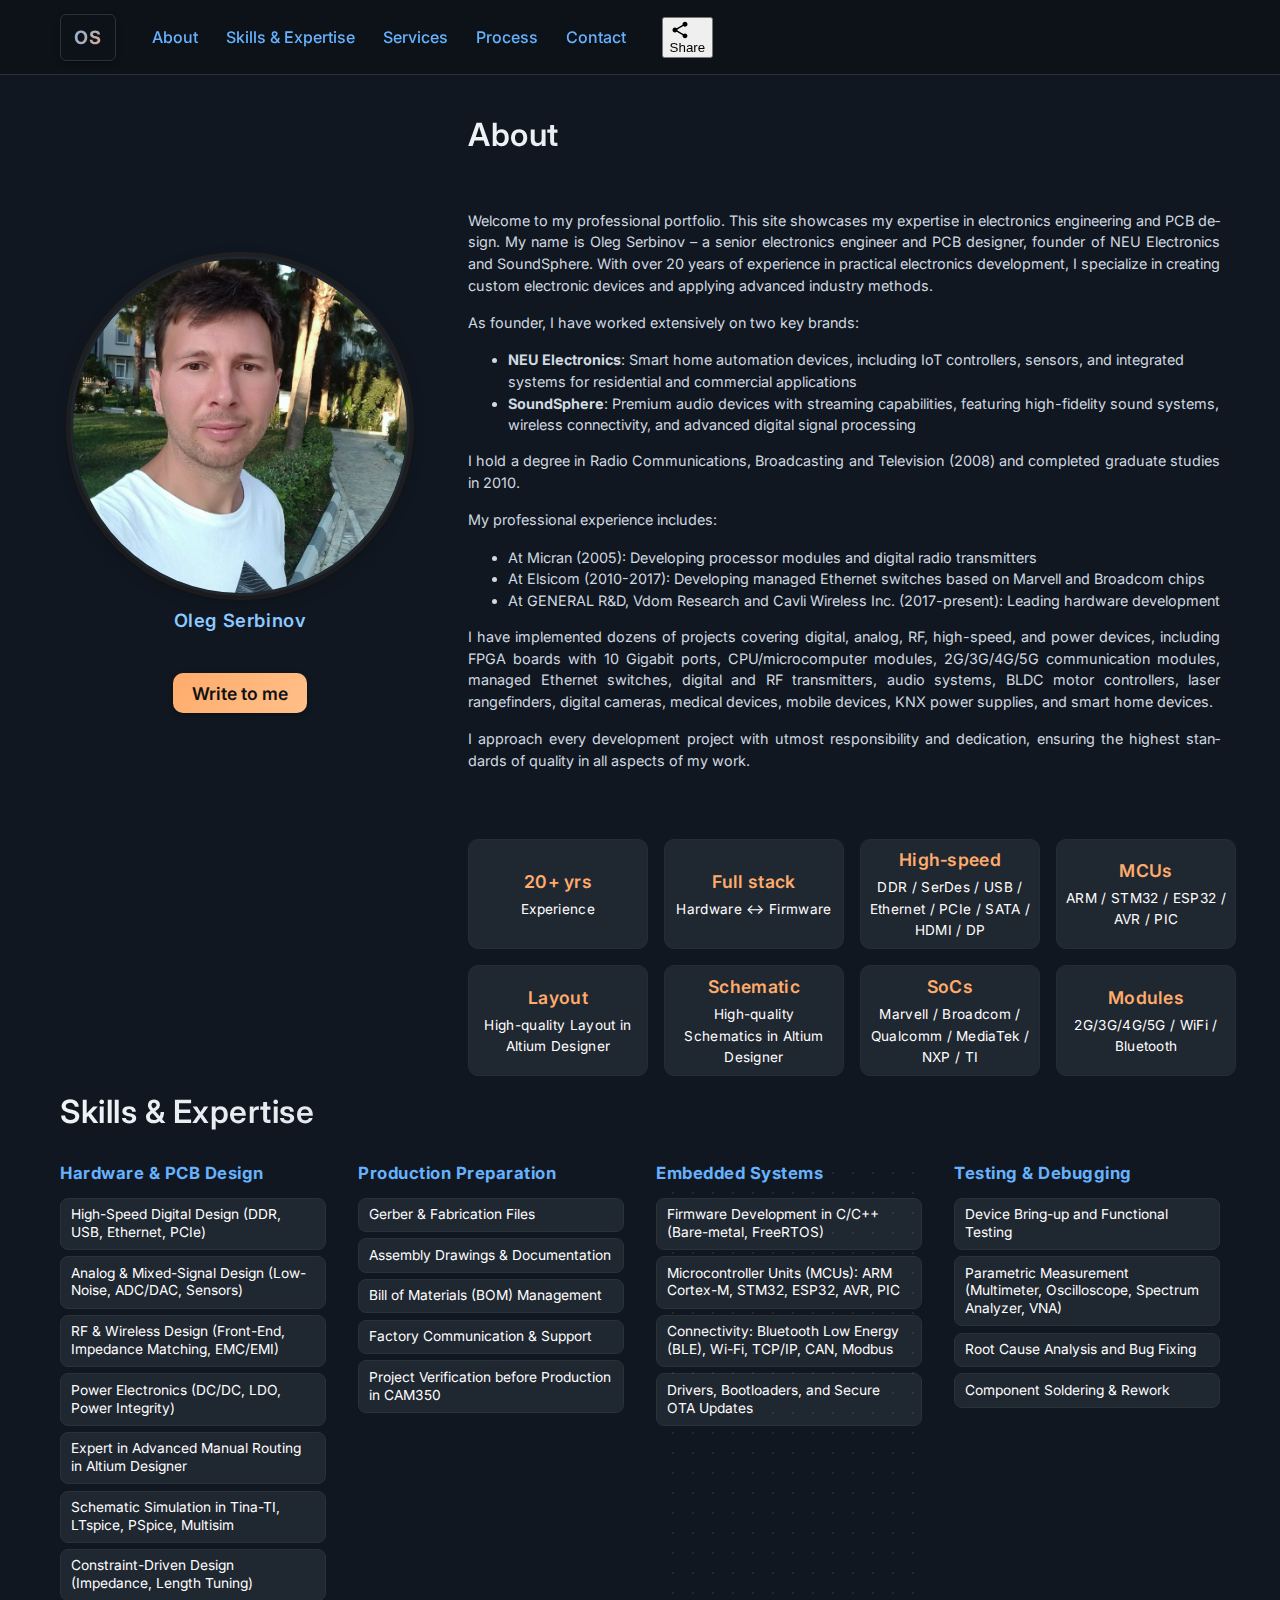
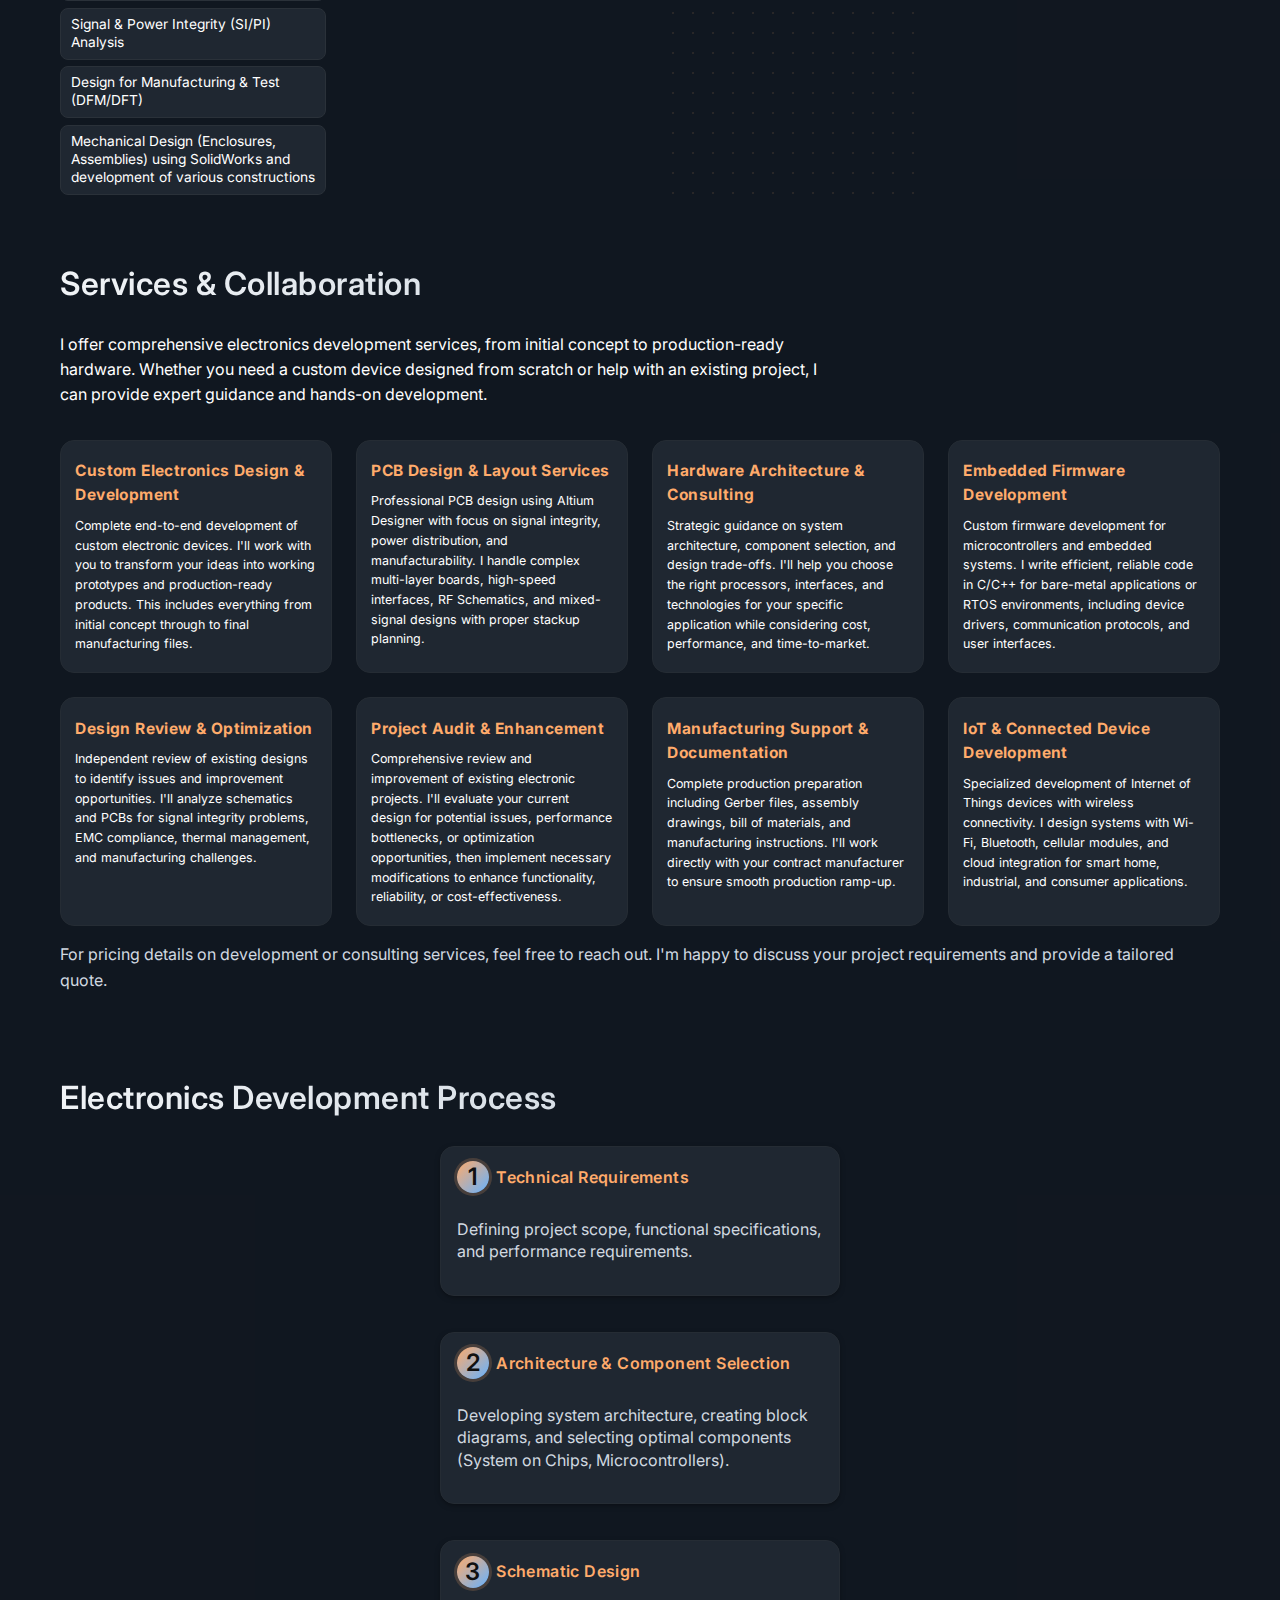
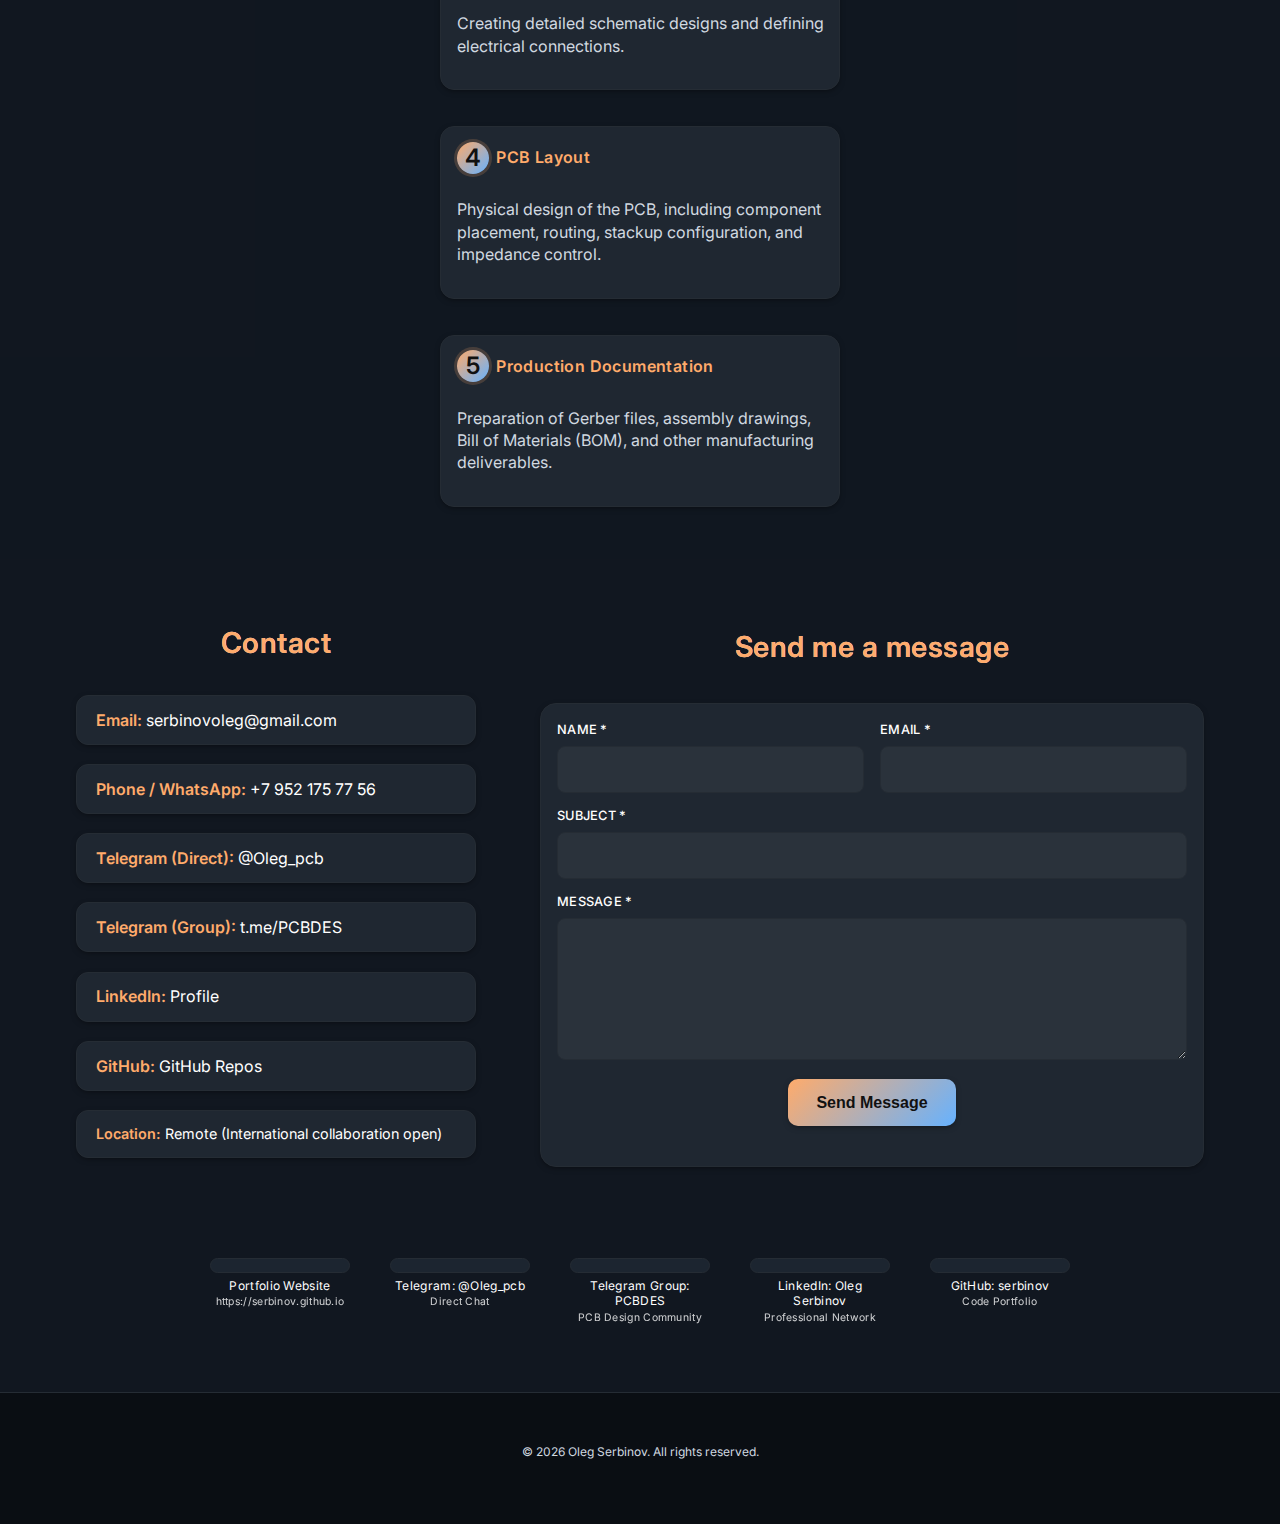
<file: docs/index.html>
<!DOCTYPE html>
<html lang="en">
<head>
  <meta charset="UTF-8" />
  <meta http-equiv="X-UA-Compatible" content="IE=edge" />
  <meta name="viewport" content="width=device-width,initial-scale=1" />
  <title>Senior Hardware Engineer & PCB Designer | Oleg Serbinov | Custom Electronics Development</title>
  <meta name="description" content="Senior Hardware Engineer & PCB Designer (Founder, NEU Electronics & SoundSphere) with 20+ years in digital, analog, high-speed, RF, power, embedded systems. Expert in smart home automation and premium audio devices with streaming capabilities." />
  <meta name="keywords" content="custom electronics development, bespoke electronics design, PCB design, PCB layout, hardware development, hardware design, electronic hardware engineering, turnkey electronics, digital hardware design, high-speed PCB, signal integrity, EMC EMI mitigation, analog Schematic design, RF front-end, embedded firmware, power electronics, smart home automation, IoT devices, premium audio systems, streaming audio, wireless connectivity, digital signal processing" />
  <meta name="theme-color" content="#0d1117" />
  <meta property="og:title" content="Senior Hardware Engineer & PCB Designer | Oleg Serbinov | Custom Electronics" />
  <meta property="og:description" content="Founder NEU Electronics & SoundSphere – 20+ yrs digital, analog, high-speed, RF, power, embedded, manufacturing documentation. Expert in smart home automation and premium audio streaming devices." />
  <meta property="og:type" content="website" />
  <meta property="og:url" content="https://serbinov.github.io/" />
  <meta property="og:image" content="https://serbinov.github.io/assets/og-card.png" />
  <link rel="preconnect" href="https://fonts.googleapis.com" />
  <link rel="preconnect" href="https://fonts.gstatic.com" crossorigin />
  <link href="https://fonts.googleapis.com/css2?family=Inter:wght@300;400;500;600;700&display=swap" rel="stylesheet" />
  <link rel="stylesheet" href="assets/css/style.css" />
  <link rel="icon" type="image/svg+xml" href="assets/favicon.svg" />
  <script type="application/ld+json">
  {
    "@context": "https://schema.org",
    "@type": "Person",
    "name": "Oleg Serbinov",
    "url": "https://serbinov.github.io/",
    "jobTitle": "Senior Hardware Engineer | PCB Designer",
  "description": "Founder NEU Electronics. 20+ years across digital, analog, high-speed, RF, power, embedded firmware, compliance, manufacturing documentation and full product lifecycle. Custom electronics development, bespoke electronics design, PCB design, hardware development, electronic hardware engineering, turnkey electronics.",
    "affiliation": {"@type":"Organization","name":"NEU Electronics"},
    "sameAs": [
      "https://www.linkedin.com/in/oleg-serbinov-8439b8107/",
      "https://github.com/serbinov"
    ],
    "knowsAbout": [
      "Digital hardware design","High-speed PCB","Signal integrity","EMC/EMI mitigation","Analog Schematic design","RF front-end","Embedded firmware","Power electronics","DFM/DFT","Root cause analysis","Manufacturing documentation","Custom electronics development","Bespoke electronics design","PCB design","PCB layout","Hardware development","Hardware design","Electronic hardware engineering","Turnkey electronics","Smart home automation","IoT devices","Premium audio systems","Streaming audio","Wireless connectivity","Digital signal processing","Mobile devices","Mobile hardware design","Mobile electronics"
    ]
  }
  </script>
</head>
<body>
  <div class="lang-content" lang="en">
    <header class="site-header" id="top">
      <div class="inner">
        <a href="#top" class="branding">OS</a>
        <nav class="main-nav" aria-label="Main">
          <button class="nav-toggle" aria-expanded="false" aria-controls="nav-links">☰</button>
          <ul id="nav-links">
            <li><a href="#about">About</a></li>
            <li><a href="#skills-expertise">Skills & Expertise</a></li>
            <li><a href="#services">Services</a></li>
            <li><a href="#process">Process</a></li>
            <li><a href="#contact">Contact</a></li>
          </ul>
        </nav>
        <button class="share-btn" id="shareBtn" aria-label="Share this website">
          <svg width="20" height="20" viewBox="0 0 24 24" fill="none" xmlns="http://www.w3.org/2000/svg">
            <path d="M18 16.08c-.76 0-1.44.3-1.96.77L8.91 12.7c.05-.23.09-.46.09-.7s-.04-.47-.09-.7l7.05-4.11c.54.5 1.25.81 2.04.81 1.66 0 3-1.34 3-3s-1.34-3-3-3-3 1.34-3 3c0 .24.04.47.09.7L8.04 9.81C7.5 9.31 6.79 9 6 9c-1.66 0-3 1.34-3 3s1.34 3 3 3c.79 0 1.5-.31 2.04-.81l7.12 4.16c-.05.21-.08.43-.08.65 0 1.61 1.31 2.92 2.92 2.92 1.61 0 2.92-1.31 2.92-2.92s-1.31-2.92-2.92-2.92z" fill="currentColor"/>
          </svg>
          Share
        </button>
        
      </div>
    </header>

    <section id="about" class="panel about-section reveal reveal-about">
      <div class="inner about-grid">
        <div class="about-photo">
          <figure class="profile">
            <img src="assets/img/profile/profile-placeholder.svg.png" alt="Oleg Serbinov" width="420" height="420" loading="lazy" />
            <figcaption class="profile-name">Oleg Serbinov</figcaption>
            <p class="profile-contact-link"><a href="#contact" class="magnetic">Write to me</a></p>
          </figure>
        </div>
        <div class="about-content">
          <h2>About</h2>
          <div class="about-headline">
            <p>Welcome to my professional portfolio. This site showcases my expertise in electronics engineering and PCB design. My name is Oleg Serbinov – a senior electronics engineer and PCB designer, founder of NEU Electronics and SoundSphere. With over 20 years of experience in practical electronics development, I specialize in creating custom electronic devices and applying advanced industry methods.</p>
            <p>As founder, I have worked extensively on two key brands:</p>
            <ul>
              <li><strong>NEU Electronics</strong>: Smart home automation devices, including IoT controllers, sensors, and integrated systems for residential and commercial applications</li>
              <li><strong>SoundSphere</strong>: Premium audio devices with streaming capabilities, featuring high-fidelity sound systems, wireless connectivity, and advanced digital signal processing</li>
            </ul>
            <p>I hold a degree in Radio Communications, Broadcasting and Television (2008) and completed graduate studies in 2010.</p>
            <p>My professional experience includes:</p>
            <ul>
              <li>At Micran (2005): Developing processor modules and digital radio transmitters</li>
              <li>At Elsicom (2010-2017): Developing managed Ethernet switches based on Marvell and Broadcom chips</li>
              <li>At GENERAL R&D, Vdom Research and Cavli Wireless Inc. (2017-present): Leading hardware development</li>
            </ul>
            <p>I have implemented dozens of projects covering digital, analog, RF, high-speed, and power devices, including FPGA boards with 10 Gigabit ports, CPU/microcomputer modules, 2G/3G/4G/5G communication modules, managed Ethernet switches, digital and RF transmitters, audio systems, BLDC motor controllers, laser rangefinders, digital cameras, medical devices, mobile devices, KNX power supplies, and smart home devices.</p>
            <p>I approach every development project with utmost responsibility and dedication, ensuring the highest standards of quality in all aspects of my work.</p>
          </div>
          <ul class="metrics compact">
            <li class="reveal metric-hover"><span>20+ yrs</span> Experience</li>
            <li class="reveal metric-hover"><span>Full stack</span> Hardware ↔ Firmware</li>
            <li class="reveal metric-hover"><span>High‑speed</span> DDR / SerDes / USB / Ethernet / PCIe / SATA / HDMI / DP</li>
            <li class="reveal metric-hover"><span>MCUs</span> ARM / STM32 / ESP32 / AVR / PIC</li>
            <li class="reveal metric-hover"><span>Layout</span> High-quality Layout in Altium Designer</li>
            <li class="reveal metric-hover"><span>Schematic</span> High-quality Schematics in Altium Designer</li>
            <li class="reveal metric-hover"><span>SoCs</span> Marvell / Broadcom / Qualcomm / MediaTek / NXP / TI</li>
            <li class="reveal metric-hover"><span>Modules</span> 2G/3G/4G/5G / WiFi / Bluetooth</li>
          </ul>
        </div>
      </div>
    </section>
      
    <main>
      <section id="skills-expertise" class="panel reveal reveal-skills">
        <div class="inner">
          <h2>Skills & Expertise</h2>
          <div class="skill-groups">
            <div class="skill-group reveal wave">
              <h3>Hardware & PCB Design</h3>
              <ul>
                <li>High-Speed Digital Design (DDR, USB, Ethernet, PCIe)</li>
                <li>Analog & Mixed-Signal Design (Low-Noise, ADC/DAC, Sensors)</li>
                <li>RF & Wireless Design (Front-End, Impedance Matching, EMC/EMI)</li>
                <li>Power Electronics (DC/DC, LDO, Power Integrity)</li>
                <li>Expert in Advanced Manual Routing in Altium Designer</li>
                <li>Schematic Simulation in Tina-TI, LTspice, PSpice, Multisim</li>
                <li>Constraint-Driven Design (Impedance, Length Tuning)</li>
                <li>Signal & Power Integrity (SI/PI) Analysis</li>
                <li>Design for Manufacturing & Test (DFM/DFT)</li>
                <li>Mechanical Design (Enclosures, Assemblies) using SolidWorks and development of various constructions</li>
              </ul>
            </div>
            <div class="skill-group reveal">
              <h3>Production Preparation</h3>
              <ul>
                <li>Gerber & Fabrication Files</li>
                <li>Assembly Drawings & Documentation</li>
                <li>Bill of Materials (BOM) Management</li>
                <li>Factory Communication & Support</li>
                <li>Project Verification before Production in CAM350</li>
              </ul>
            </div>
            <div class="skill-group reveal particles">
              <h3>Embedded Systems</h3>
              <ul>
                <li>Firmware Development in C/C++ (Bare-metal, FreeRTOS)</li>
                <li>Microcontroller Units (MCUs): ARM Cortex-M, STM32, ESP32, AVR, PIC</li>
                <li>Connectivity: Bluetooth Low Energy (BLE), Wi-Fi, TCP/IP, CAN, Modbus</li>
                <li>Drivers, Bootloaders, and Secure OTA Updates</li>
              </ul>
            </div>
            <div class="skill-group reveal">
              <h3>Testing & Debugging</h3>
              <ul>
                <li>Device Bring-up and Functional Testing</li>
                <li>Parametric Measurement (Multimeter, Oscilloscope, Spectrum Analyzer, VNA)</li>
                <li>Root Cause Analysis and Bug Fixing</li>
                <li>Component Soldering & Rework</li>
              </ul>
            </div>
          </div>
        </div>
      </section>

      

      <section id="services" class="panel reveal reveal-services">
        <div class="inner">
          <h2>Services & Collaboration</h2>
          <p class="section-intro">I offer comprehensive electronics development services, from initial concept to production-ready hardware. Whether you need a custom device designed from scratch or help with an existing project, I can provide expert guidance and hands-on development.</p>
          <div class="service-list">
            <div class="service reveal tilt">
              <h3>Custom Electronics Design & Development</h3>
              <p>Complete end-to-end development of custom electronic devices. I'll work with you to transform your ideas into working prototypes and production-ready products. This includes everything from initial concept through to final manufacturing files.</p>
            </div>
            <div class="service reveal tilt">
              <h3>PCB Design & Layout Services</h3>
              <p>Professional PCB design using Altium Designer with focus on signal integrity, power distribution, and manufacturability. I handle complex multi-layer boards, high-speed interfaces, RF Schematics, and mixed-signal designs with proper stackup planning.</p>
            </div>
            <div class="service reveal tilt">
              <h3>Hardware Architecture & Consulting</h3>
              <p>Strategic guidance on system architecture, component selection, and design trade-offs. I'll help you choose the right processors, interfaces, and technologies for your specific application while considering cost, performance, and time-to-market.</p>
            </div>
            <div class="service reveal tilt">
              <h3>Embedded Firmware Development</h3>
              <p>Custom firmware development for microcontrollers and embedded systems. I write efficient, reliable code in C/C++ for bare-metal applications or RTOS environments, including device drivers, communication protocols, and user interfaces.</p>
            </div>
            <div class="service reveal tilt">
              <h3>Design Review & Optimization</h3>
              <p>Independent review of existing designs to identify issues and improvement opportunities. I'll analyze schematics and PCBs for signal integrity problems, EMC compliance, thermal management, and manufacturing challenges.</p>
            </div>
            <div class="service reveal tilt">
              <h3>Project Audit & Enhancement</h3>
              <p>Comprehensive review and improvement of existing electronic projects. I'll evaluate your current design for potential issues, performance bottlenecks, or optimization opportunities, then implement necessary modifications to enhance functionality, reliability, or cost-effectiveness.</p>
            </div>
            <div class="service reveal tilt">
              <h3>Manufacturing Support & Documentation</h3>
              <p>Complete production preparation including Gerber files, assembly drawings, bill of materials, and manufacturing instructions. I'll work directly with your contract manufacturer to ensure smooth production ramp-up.</p>
            </div>
            <div class="service reveal tilt">
              <h3>IoT & Connected Device Development</h3>
              <p>Specialized development of Internet of Things devices with wireless connectivity. I design systems with Wi-Fi, Bluetooth, cellular modules, and cloud integration for smart home, industrial, and consumer applications.</p>
            </div>
          </div>

          <p>For pricing details on development or consulting services, feel free to reach out. I'm happy to discuss your project requirements and provide a tailored quote.</p>

        </div>
      </section>

      <section id="process" class="panel alt reveal reveal-process">
        <div class="inner">
          <h2>Electronics Development Process</h2>
          
          <div class="process-flow" aria-label="Hardware development flow chart">
            <ol class="flow-rail">
              <li class="process-step reveal">
                <h3><span class="step-index">1</span>Technical Requirements</h3>
                
                <p>Defining project scope, functional specifications, and performance requirements.</p>
              </li>
              <li class="process-step reveal">
                <h3><span class="step-index">2</span>Architecture & Component Selection</h3>
                
                <p>Developing system architecture, creating block diagrams, and selecting optimal components (System on Chips, Microcontrollers).</p>
              </li>
              <li class="process-step reveal">
                <h3><span class="step-index">3</span>Schematic Design</h3>
                
                <p>Creating detailed schematic designs and defining electrical connections.</p>
              </li>
              <li class="process-step reveal">
                <h3><span class="step-index">4</span>PCB Layout</h3>
                
                <p>Physical design of the PCB, including component placement, routing, stackup configuration, and impedance control.</p>
              </li>
              <li class="process-step reveal">
                <h3><span class="step-index">5</span>Production Documentation</h3>
                
                <p>Preparation of Gerber files, assembly drawings, Bill of Materials (BOM), and other manufacturing deliverables.</p>
              </li>
            </ol>
            
          </div>
          
        </div>
      </section>
      <section id="contact" class="panel alt reveal reveal-contact">
        <div class="inner">
          <div class="contact-grid">
            <div class="contact-info">
              <div class="contact-headers">
                <h2>Contact</h2>
              </div>
              <ul class="contact-list">
                <li class="reveal magnetic"><strong>Email:</strong> <a href="mailto:serbinovoleg@gmail.com">serbinovoleg@gmail.com</a></li>
                <li class="reveal"><strong>Phone / WhatsApp:</strong> <a href="tel:+79521757756">+7 952 175 77 56</a></li>
                <li class="reveal"><strong>Telegram (Direct):</strong> <a href="https://t.me/Oleg_pcb" target="_blank" rel="noopener">@Oleg_pcb</a></li>
                <li class="reveal"><strong>Telegram (Group):</strong> <a href="https://t.me/PCBDES" target="_blank" rel="noopener">t.me/PCBDES</a></li>
                <li class="reveal wave"><strong>LinkedIn:</strong> <a href="https://www.linkedin.com/in/oleg-serbinov-8439b8107/" target="_blank" rel="noopener">Profile</a></li>
                <li class="reveal"><strong>GitHub:</strong> <a href="https://github.com/serbinov" target="_blank" rel="noopener">GitHub Repos</a></li>
                <li class="reveal"><strong>Location:</strong> Remote (International collaboration open)</li>
              </ul>
            </div>

            <div class="contact-form-section">
              <h2>Send me a message</h2>
              <form id="contactForm" action="https://formspree.io/f/xvgbojzk" method="POST">
                <div class="form-row">
                  <label for="name">
                    Name *
                    <input type="text" id="name" name="name" required>
                  </label>
                  <label for="email">
                    Email *
                    <input type="email" id="email" name="email" required>
                  </label>
                </div>
                <label for="subject">
                  Subject *
                  <input type="text" id="subject" name="subject" required>
                </label>
                <label for="message">
                  Message *
                  <textarea id="message" name="message" rows="6" required></textarea>
                </label>
                <button type="submit" class="submit-btn morph-btn">Send Message</button>
                <div id="formStatus" class="form-status"></div>
              </form>
            </div>
          </div>

          <div class="qr-grid" aria-label="QR codes for Telegram contact">
            <div class="qr-overlay"></div>
            <figure>
              <img src="https://api.qrserver.com/v1/create-qr-code/?size=240x240&margin=10&data=https%3A%2F%2Fserbinov.github.io%2F" data-local-target="qr-website" alt="QR code linking to Portfolio Website" loading="lazy" />
              <figcaption>Portfolio Website<br><small>https://serbinov.github.io</small></figcaption>
            </figure>
            <figure>
              <img src="https://api.qrserver.com/v1/create-qr-code/?size=240x240&margin=10&data=https%3A%2F%2Ft.me%2FOleg_pcb" data-local-target="qr-telegram-user" alt="QR code linking to Telegram @Oleg_pcb" loading="lazy" />
              <figcaption>Telegram: @Oleg_pcb<br><small>Direct Chat</small></figcaption>
            </figure>
            <figure>
              <img src="https://api.qrserver.com/v1/create-qr-code/?size=240x240&margin=10&data=https%3A%2F%2Ft.me%2FPCBDES" data-local-target="qr-telegram-group" alt="QR code linking to Telegram group PCBDES" loading="lazy" />
              <figcaption>Telegram Group: PCBDES<br><small>PCB Design Community</small></figcaption>
            </figure>
            <figure>
              <img src="https://api.qrserver.com/v1/create-qr-code/?size=240x240&margin=10&data=https%3A%2F%2Fwww.linkedin.com%2Fin%2Foleg-serbinov-8439b8107%2F" data-local-target="qr-linkedin" alt="QR code linking to LinkedIn Profile" loading="lazy" />
              <figcaption>LinkedIn: Oleg Serbinov<br><small>Professional Network</small></figcaption>
            </figure>
            <figure>
              <img src="https://api.qrserver.com/v1/create-qr-code/?size=240x240&margin=10&data=https%3A%2F%2Fgithub.com%2Fserbinov" data-local-target="qr-github" alt="QR code linking to GitHub Repos" loading="lazy" />
              <figcaption>GitHub: serbinov<br><small>Code Portfolio</small></figcaption>
            </figure>
          </div>
          
        </div>
      </section>
    </main>
  </div>

  <footer class="site-footer">
    <div class="inner">
      <p>© <span id="year"></span> Oleg Serbinov. All rights reserved.</p>
    </div>
  </footer>
  <script src="assets/js/main.js" defer></script>
</body>
</html>
</file>
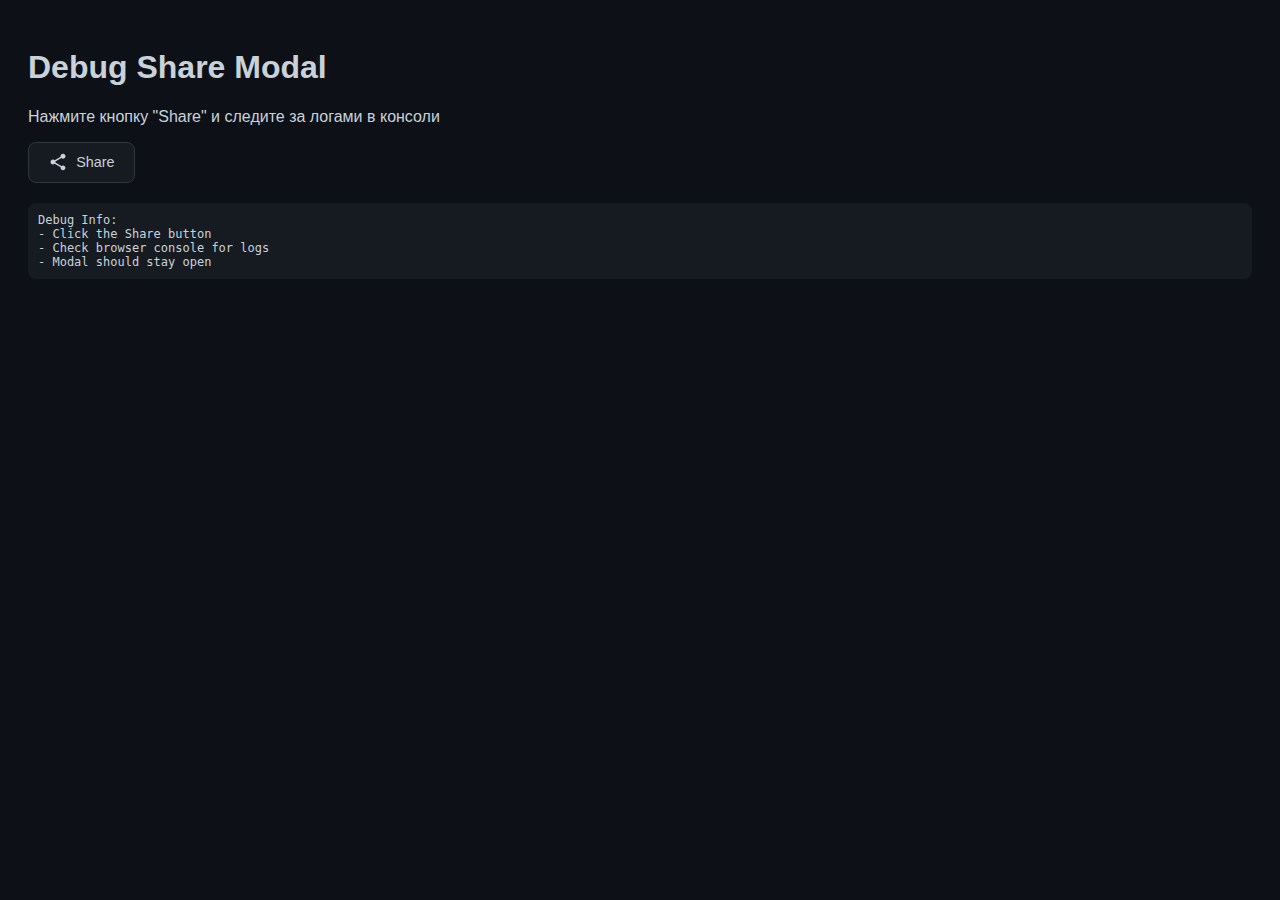
<file: debug-share.html>
<!DOCTYPE html>
<html lang="en">
<head>
  <meta charset="UTF-8">
  <meta name="viewport" content="width=device-width, initial-scale=1.0">
  <title>Debug Share Modal</title>
  <style>
    body {
      font-family: Arial, sans-serif;
      padding: 20px;
      background: #0d1117;
      color: #c9d1d9;
    }
    .share-btn {
      display: flex;
      align-items: center;
      gap: 0.5rem;
      padding: 0.6rem 1.2rem;
      background: #161b22;
      border: 1px solid #30363d;
      border-radius: 8px;
      color: #c9d1d9;
      font-size: 0.9rem;
      font-weight: 500;
      cursor: pointer;
      transition: all 0.3s ease;
    }
    .share-btn:hover {
      background: #ffab6b;
      color: #0d1117;
      border-color: #ffab6b;
    }
    .debug-info {
      margin-top: 20px;
      padding: 10px;
      background: #161b22;
      border-radius: 8px;
      font-family: monospace;
      font-size: 12px;
    }
  </style>
</head>
<body>
  <h1>Debug Share Modal</h1>
  <p>Нажмите кнопку "Share" и следите за логами в консоли</p>
  <button class="share-btn" id="shareBtn">
    <svg width="20" height="20" viewBox="0 0 24 24" fill="none" xmlns="http://www.w3.org/2000/svg">
      <path d="M18 16.08c-.76 0-1.44.3-1.96.77L8.91 12.7c.05-.23.09-.46.09-.7s-.04-.47-.09-.7l7.05-4.11c.54.5 1.25.81 2.04.81 1.66 0 3-1.34 3-3s-1.34-3-3-3-3 1.34-3 3c0 .24.04.47.09.7L8.04 9.81C7.5 9.31 6.79 9 6 9c-1.66 0-3 1.34-3 3s1.34 3 3 3c.79 0 1.5-.31 2.04-.81l7.12 4.16c-.05.21-.08.43-.08.65 0 1.61 1.31 2.92 2.92 2.92 1.61 0 2.92-1.31 2.92-2.92s-1.31-2.92-2.92-2.92z" fill="currentColor"/>
    </svg>
    Share
  </button>

  <div class="debug-info" id="debugInfo">
    Debug Info:<br>
    - Click the Share button<br>
    - Check browser console for logs<br>
    - Modal should stay open
  </div>

  <script>
    let modalCounter = 0;
    let clickCounter = 0;

    // Global click handler (simulating the original issue)
    document.addEventListener('click', (e) => {
      clickCounter++;
      console.log(`Global click #${clickCounter}:`, e.target, e.target.closest('.share-modal'));

      // Don't close if clicking inside share modal
      if (e.target.closest('.share-modal')) {
        console.log('Click inside modal - NOT closing');
        updateDebugInfo(`Click #${clickCounter}: Inside modal - NOT closing`);
        return;
      }

      console.log('Global click handler triggered - checking for modal to close');
      updateDebugInfo(`Click #${clickCounter}: Global handler triggered`);

      // In real site, this would close QR codes, but here we check for modal
      const shareModal = document.querySelector('.share-modal');
      if (shareModal) {
        console.log('Found share modal - should NOT close it here');
        updateDebugInfo(`Click #${clickCounter}: Found modal - NOT closing`);
      }
    });

    // Share button functionality
    const shareBtn = document.getElementById('shareBtn');
    if (shareBtn) {
      shareBtn.addEventListener('click', async (e) => {
        e.preventDefault();
        e.stopPropagation();

        console.log('Share button clicked');
        updateDebugInfo('Share button clicked');

        const shareData = {
          title: 'Debug Test',
          text: 'Testing share modal functionality.',
          url: window.location.href
        };

        // Always show fallback for testing
        showShareFallback(shareData);
      });
    }

    // Function to show fallback share options
    function showShareFallback(shareData) {
      modalCounter++;
      console.log(`Creating modal #${modalCounter}`);

      // Remove any existing share modal
      const existingModal = document.querySelector('.share-modal');
      if (existingModal) {
        console.log('Removing existing modal');
        existingModal.remove();
      }

      const shareUrls = {
        twitter: `https://twitter.com/intent/tweet?text=${encodeURIComponent(shareData.text)}&url=${encodeURIComponent(shareData.url)}`,
        linkedin: `https://www.linkedin.com/sharing/share-offsite/?url=${encodeURIComponent(shareData.url)}`,
        facebook: `https://www.facebook.com/sharer/sharer.php?u=${encodeURIComponent(shareData.url)}`,
        telegram: `https://t.me/share/url?url=${encodeURIComponent(shareData.url)}&text=${encodeURIComponent(shareData.text)}`
      };

      const modal = document.createElement('div');
      modal.className = 'share-modal';
      modal.id = `share-modal-${modalCounter}`;
      modal.style.opacity = '0';
      modal.innerHTML = `
        <div class="share-modal-overlay">
          <div class="share-modal-content">
            <h3>Share this website (Modal #${modalCounter})</h3>
            <div class="share-links">
              <a href="${shareUrls.twitter}" target="_blank" class="share-link twitter">Twitter</a>
              <a href="${shareUrls.linkedin}" target="_blank" class="share-link linkedin">LinkedIn</a>
              <a href="${shareUrls.facebook}" target="_blank" class="share-link facebook">Facebook</a>
              <a href="${shareUrls.telegram}" target="_blank" class="share-link telegram">Telegram</a>
            </div>
            <button class="share-modal-close">Close</button>
          </div>
        </div>
      `;

      document.body.appendChild(modal);
      console.log(`Modal #${modalCounter} added to DOM`);
      updateDebugInfo(`Modal #${modalCounter} created and added to DOM`);

      // Add event listeners after modal is added to DOM
      const closeBtn = modal.querySelector('.share-modal-close');
      const overlay = modal.querySelector('.share-modal-overlay');

      const closeModal = (e) => {
        if (e) {
          e.preventDefault();
          e.stopPropagation();
        }
        console.log(`Closing modal #${modalCounter}`);
        updateDebugInfo(`Closing modal #${modalCounter}`);
        modal.style.opacity = '0';
        setTimeout(() => {
          if (modal.parentNode) {
            modal.remove();
            console.log(`Modal #${modalCounter} removed from DOM`);
            updateDebugInfo(`Modal #${modalCounter} removed from DOM`);
          }
        }, 300);
      };

      closeBtn.addEventListener('click', (e) => {
        console.log('Close button clicked');
        closeModal(e);
      });

      overlay.addEventListener('click', (e) => {
        if (e.target === overlay) {
          console.log('Overlay clicked');
          closeModal(e);
        }
      });

      // Prevent clicks inside modal from bubbling up
      const modalContent = modal.querySelector('.share-modal-content');
      modalContent.addEventListener('click', (e) => {
        console.log('Content clicked - stopping propagation');
        e.stopPropagation();
      });

      // Animate modal appearance
      requestAnimationFrame(() => {
        modal.style.transition = 'opacity 0.3s ease';
        modal.style.opacity = '1';
        console.log(`Modal #${modalCounter} opacity set to 1`);
        updateDebugInfo(`Modal #${modalCounter} now visible`);
      });
    }

    function updateDebugInfo(message) {
      const debugInfo = document.getElementById('debugInfo');
      const timestamp = new Date().toLocaleTimeString();
      debugInfo.innerHTML += `<br>[${timestamp}] ${message}`;
      debugInfo.scrollTop = debugInfo.scrollHeight;
    }

    // Add some test buttons
    setTimeout(() => {
      const testButtons = document.createElement('div');
      testButtons.innerHTML = `
        <br><br>
        <button onclick="document.body.click()">Test Global Click</button>
        <button onclick="console.log('Manual test')">Test Console</button>
      `;
      document.body.appendChild(testButtons);
    }, 1000);
  </script>

  <style>
    /* Share modal styles */
    .share-modal {
      position: fixed;
      top: 0;
      left: 0;
      width: 100%;
      height: 100%;
      z-index: 10000;
      opacity: 0;
      transition: opacity 0.3s ease;
      pointer-events: auto;
    }

    .share-modal-overlay {
      position: absolute;
      top: 0;
      left: 0;
      width: 100%;
      height: 100%;
      background: rgba(0, 0, 0, 0.8);
      display: flex;
      align-items: center;
      justify-content: center;
      padding: 1rem;
      cursor: pointer;
    }

    .share-modal-content {
      background: #161b22;
      padding: 2rem;
      border-radius: 12px;
      max-width: 400px;
      width: 100%;
      text-align: center;
      box-shadow: 0 10px 30px rgba(0, 0, 0, 0.5);
      transform: scale(0.9);
      transition: transform 0.3s ease;
      cursor: default;
      pointer-events: auto;
    }

    .share-modal h3 {
      color: #c9d1d9;
      margin-bottom: 1.5rem;
      font-size: 1.2rem;
      font-weight: 600;
    }

    .share-links {
      display: flex;
      gap: 1rem;
      justify-content: center;
      flex-wrap: wrap;
      margin-bottom: 1.5rem;
    }

    .share-link {
      color: white;
      padding: 0.5rem 1rem;
      border-radius: 6px;
      text-decoration: none;
      font-weight: 500;
      transition: transform 0.2s ease, opacity 0.2s ease;
      display: inline-block;
      min-width: 80px;
    }

    .share-link:hover {
      transform: translateY(-2px);
      opacity: 0.9;
    }

    .share-link.twitter { background: #1da1f2; }
    .share-link.linkedin { background: #0077b5; }
    .share-link.facebook { background: #1877f2; }
    .share-link.telegram { background: #0088cc; }

    .share-modal-close {
      background: #30363d;
      color: #c9d1d9;
      border: none;
      padding: 0.5rem 1rem;
      border-radius: 6px;
      cursor: pointer;
      font-weight: 500;
      transition: background 0.2s ease;
    }

    .share-modal-close:hover {
      background: #21262d;
    }

    .share-modal[style*="opacity: 1"] .share-modal-content {
      transform: scale(1);
    }
  </style>
</body>
</html>
</file>
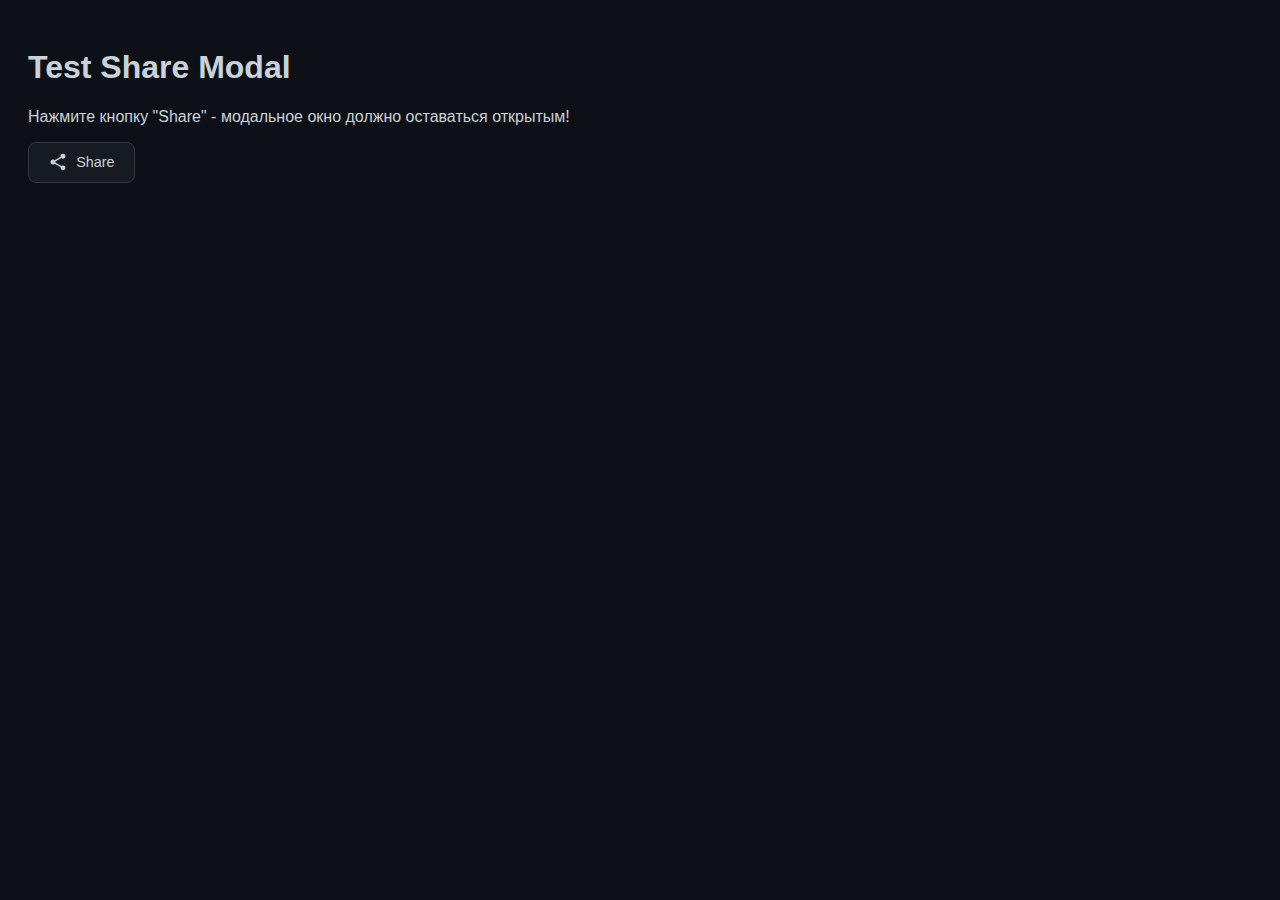
<file: test-share-fixed.html>
<!DOCTYPE html>
<html lang="en">
<head>
  <meta charset="UTF-8">
  <meta name="viewport" content="width=device-width, initial-scale=1.0">
  <title>Test Share Modal</title>
  <style>
    body {
      font-family: Arial, sans-serif;
      padding: 20px;
      background: #0d1117;
      color: #c9d1d9;
    }
    .share-btn {
      display: flex;
      align-items: center;
      gap: 0.5rem;
      padding: 0.6rem 1.2rem;
      background: #161b22;
      border: 1px solid #30363d;
      border-radius: 8px;
      color: #c9d1d9;
      font-size: 0.9rem;
      font-weight: 500;
      cursor: pointer;
      transition: all 0.3s ease;
    }
    .share-btn:hover {
      background: #ffab6b;
      color: #0d1117;
      border-color: #ffab6b;
    }
  </style>
</head>
<body>
  <h1>Test Share Modal</h1>
  <p>Нажмите кнопку "Share" - модальное окно должно оставаться открытым!</p>
  <button class="share-btn" id="shareBtn">
    <svg width="20" height="20" viewBox="0 0 24 24" fill="none" xmlns="http://www.w3.org/2000/svg">
      <path d="M18 16.08c-.76 0-1.44.3-1.96.77L8.91 12.7c.05-.23.09-.46.09-.7s-.04-.47-.09-.7l7.05-4.11c.54.5 1.25.81 2.04.81 1.66 0 3-1.34 3-3s-1.34-3-3-3-3 1.34-3 3c0 .24.04.47.09.7L8.04 9.81C7.5 9.31 6.79 9 6 9c-1.66 0-3 1.34-3 3s1.34 3 3 3c.79 0 1.5-.31 2.04-.81l7.12 4.16c-.05.21-.08.43-.08.65 0 1.61 1.31 2.92 2.92 2.92 1.61 0 2.92-1.31 2.92-2.92s-1.31-2.92-2.92-2.92z" fill="currentColor"/>
    </svg>
    Share
  </button>

  <script>
    // Share button functionality
    const shareBtn = document.getElementById('shareBtn');
    if (shareBtn) {
      shareBtn.addEventListener('click', async (e) => {
        e.preventDefault();
        e.stopPropagation();

        const shareData = {
          title: 'Test Share',
          text: 'This is a test share functionality.',
          url: window.location.href
        };

        console.log('Share button clicked');

        // Check if Web Share API is supported
        if (navigator.share) {
          console.log('Web Share API supported');
          try {
            await navigator.share(shareData);
            console.log('Shared successfully');
          } catch (err) {
            console.log('Error sharing:', err);
            // If Web Share fails, show fallback
            showShareFallback(shareData);
          }
        } else {
          console.log('Web Share API not supported, using fallback');
          // Fallback: Try to copy URL to clipboard first
          try {
            await navigator.clipboard.writeText(window.location.href);
            showShareFeedback('Link copied to clipboard!');
          } catch (err) {
            console.log('Clipboard failed, showing share options');
            // If clipboard fails, show share options
            showShareFallback(shareData);
          }
        }
      });
    }

    // Function to show share feedback
    function showShareFeedback(message) {
      console.log('Showing feedback:', message);
      const feedback = document.createElement('div');
      feedback.textContent = message;
      feedback.style.cssText = `
        position: fixed;
        top: 20px;
        right: 20px;
        background: #ffab6b;
        color: #0d1117;
        padding: 1rem 1.5rem;
        border-radius: 8px;
        font-weight: 500;
        z-index: 1000;
      `;

      document.body.appendChild(feedback);

      setTimeout(() => {
        feedback.remove();
      }, 3000);
    }

    // Function to show fallback share options
    function showShareFallback(shareData) {
      console.log('Showing share fallback modal');

      // Remove any existing share modal
      const existingModal = document.querySelector('.share-modal');
      if (existingModal) {
        existingModal.remove();
      }

      const shareUrls = {
        twitter: `https://twitter.com/intent/tweet?text=${encodeURIComponent(shareData.text)}&url=${encodeURIComponent(shareData.url)}`,
        linkedin: `https://www.linkedin.com/sharing/share-offsite/?url=${encodeURIComponent(shareData.url)}`,
        facebook: `https://www.facebook.com/sharer/sharer.php?u=${encodeURIComponent(shareData.url)}`,
        telegram: `https://t.me/share/url?url=${encodeURIComponent(shareData.url)}&text=${encodeURIComponent(shareData.text)}`
      };

      const modal = document.createElement('div');
      modal.className = 'share-modal';
      modal.style.opacity = '0'; // Start invisible
      modal.innerHTML = `
        <div class="share-modal-overlay">
          <div class="share-modal-content">
            <h3>Share this website</h3>
            <div class="share-links">
              <a href="${shareUrls.twitter}" target="_blank" class="share-link twitter">Twitter</a>
              <a href="${shareUrls.linkedin}" target="_blank" class="share-link linkedin">LinkedIn</a>
              <a href="${shareUrls.facebook}" target="_blank" class="share-link facebook">Facebook</a>
              <a href="${shareUrls.telegram}" target="_blank" class="share-link telegram">Telegram</a>
            </div>
            <button class="share-modal-close">Close</button>
          </div>
        </div>
      `;

      document.body.appendChild(modal);
      console.log('Modal added to DOM');

      // Add event listeners after modal is added to DOM
      const closeBtn = modal.querySelector('.share-modal-close');
      const overlay = modal.querySelector('.share-modal-overlay');

      const closeModal = (e) => {
        if (e) {
          e.preventDefault();
          e.stopPropagation();
        }
        console.log('Closing modal');
        modal.style.opacity = '0';
        setTimeout(() => {
          if (modal.parentNode) {
            modal.remove();
          }
        }, 300);
      };

      closeBtn.addEventListener('click', closeModal);
      overlay.addEventListener('click', (e) => {
        if (e.target === overlay) {
          closeModal(e);
        }
      });

      // Prevent clicks inside modal from bubbling up
      const modalContent = modal.querySelector('.share-modal-content');
      modalContent.addEventListener('click', (e) => {
        e.stopPropagation();
      });

      // Animate modal appearance
      requestAnimationFrame(() => {
        modal.style.transition = 'opacity 0.3s ease';
        modal.style.opacity = '1';
        console.log('Modal opacity set to 1');
      });
    }

    // Global click handler for closing expanded elements (simulating the original issue)
    document.addEventListener('click', (e) => {
      // Don't close if clicking inside share modal
      if (e.target.closest('.share-modal')) {
        console.log('Click inside modal - not closing');
        return;
      }

      console.log('Global click handler triggered');
      // In the real site, this would close QR codes, but we don't have them here
    });
  </script>

  <style>
    /* Share modal styles */
    .share-modal {
      position: fixed;
      top: 0;
      left: 0;
      width: 100%;
      height: 100%;
      z-index: 10000;
      opacity: 0;
      transition: opacity 0.3s ease;
      pointer-events: auto;
    }

    .share-modal-overlay {
      position: absolute;
      top: 0;
      left: 0;
      width: 100%;
      height: 100%;
      background: rgba(0, 0, 0, 0.8);
      display: flex;
      align-items: center;
      justify-content: center;
      padding: 1rem;
      cursor: pointer;
    }

    .share-modal-content {
      background: #161b22;
      padding: 2rem;
      border-radius: 12px;
      max-width: 400px;
      width: 100%;
      text-align: center;
      box-shadow: 0 10px 30px rgba(0, 0, 0, 0.5);
      transform: scale(0.9);
      transition: transform 0.3s ease;
      cursor: default;
      pointer-events: auto;
    }

    .share-modal h3 {
      color: #c9d1d9;
      margin-bottom: 1.5rem;
      font-size: 1.2rem;
      font-weight: 600;
    }

    .share-links {
      display: flex;
      gap: 1rem;
      justify-content: center;
      flex-wrap: wrap;
      margin-bottom: 1.5rem;
    }

    .share-link {
      color: white;
      padding: 0.5rem 1rem;
      border-radius: 6px;
      text-decoration: none;
      font-weight: 500;
      transition: transform 0.2s ease, opacity 0.2s ease;
      display: inline-block;
      min-width: 80px;
    }

    .share-link:hover {
      transform: translateY(-2px);
      opacity: 0.9;
    }

    .share-link.twitter { background: #1da1f2; }
    .share-link.linkedin { background: #0077b5; }
    .share-link.facebook { background: #1877f2; }
    .share-link.telegram { background: #0088cc; }

    .share-modal-close {
      background: #30363d;
      color: #c9d1d9;
      border: none;
      padding: 0.5rem 1rem;
      border-radius: 6px;
      cursor: pointer;
      font-weight: 500;
      transition: background 0.2s ease;
    }

    .share-modal-close:hover {
      background: #21262d;
    }

    .share-modal[style*="opacity: 1"] .share-modal-content {
      transform: scale(1);
    }
  </style>
</body>
</html>
</file>
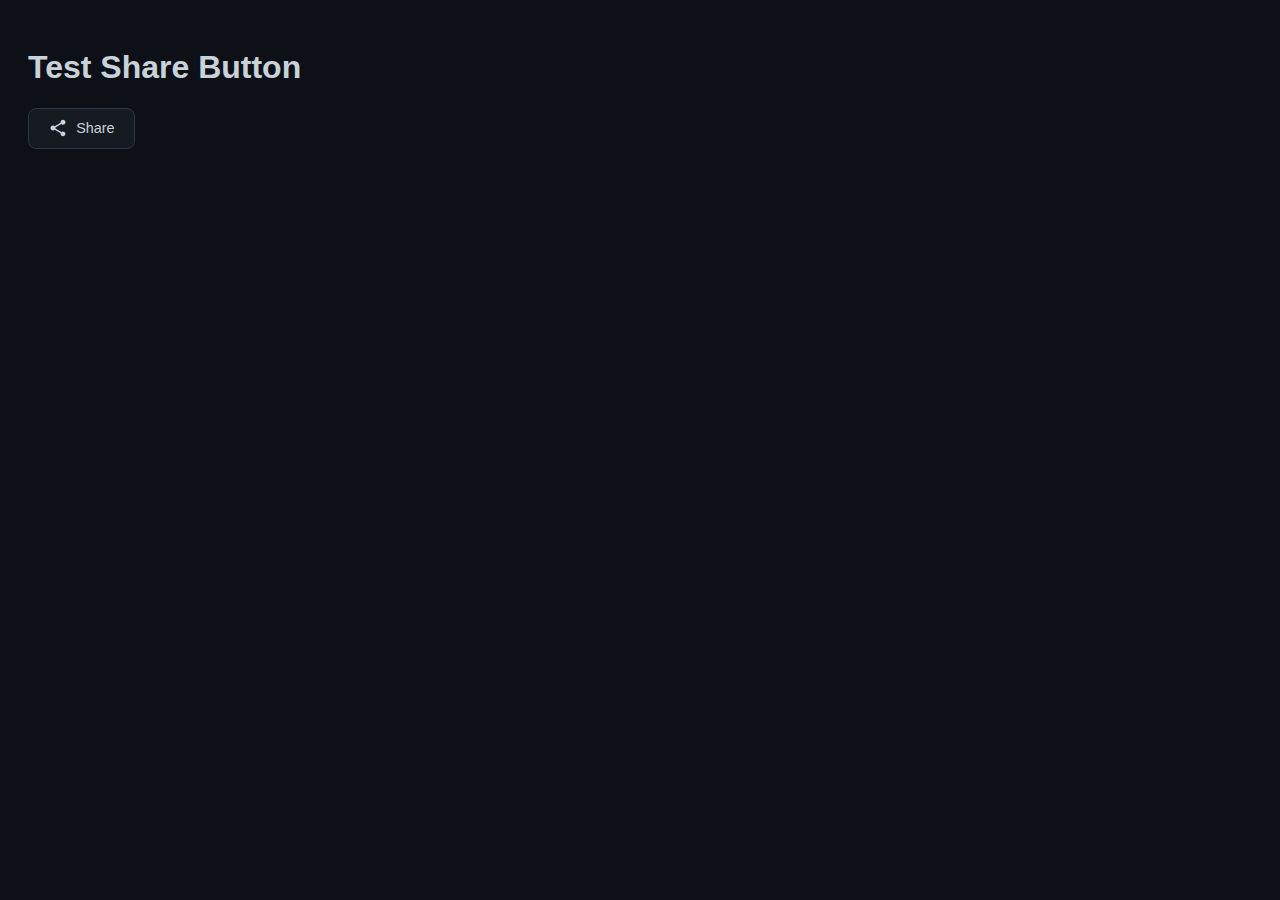
<file: test-share.html>
<!DOCTYPE html>
<html lang="en">
<head>
  <meta charset="UTF-8">
  <meta name="viewport" content="width=device-width, initial-scale=1.0">
  <title>Test Share Button</title>
  <style>
    body {
      font-family: Arial, sans-serif;
      padding: 20px;
      background: #0d1117;
      color: #c9d1d9;
    }
    .share-btn {
      display: flex;
      align-items: center;
      gap: 0.5rem;
      padding: 0.6rem 1.2rem;
      background: #161b22;
      border: 1px solid #30363d;
      border-radius: 8px;
      color: #c9d1d9;
      font-size: 0.9rem;
      font-weight: 500;
      cursor: pointer;
      transition: all 0.3s ease;
    }
    .share-btn:hover {
      background: #ffab6b;
      color: #0d1117;
      border-color: #ffab6b;
    }
  </style>
</head>
<body>
  <h1>Test Share Button</h1>
  <button class="share-btn" id="shareBtn">
    <svg width="20" height="20" viewBox="0 0 24 24" fill="none" xmlns="http://www.w3.org/2000/svg">
      <path d="M18 16.08c-.76 0-1.44.3-1.96.77L8.91 12.7c.05-.23.09-.46.09-.7s-.04-.47-.09-.7l7.05-4.11c.54.5 1.25.81 2.04.81 1.66 0 3-1.34 3-3s-1.34-3-3-3-3 1.34-3 3c0 .24.04.47.09.7L8.04 9.81C7.5 9.31 6.79 9 6 9c-1.66 0-3 1.34-3 3s1.34 3 3 3c.79 0 1.5-.31 2.04-.81l7.12 4.16c-.05.21-.08.43-.08.65 0 1.61 1.31 2.92 2.92 2.92 1.61 0 2.92-1.31 2.92-2.92s-1.31-2.92-2.92-2.92z" fill="currentColor"/>
    </svg>
    Share
  </button>

  <script>
    // Share button functionality
    const shareBtn = document.getElementById('shareBtn');
    if (shareBtn) {
      shareBtn.addEventListener('click', async (e) => {
        e.preventDefault();
        e.stopPropagation();

        const shareData = {
          title: 'Test Share',
          text: 'This is a test share functionality.',
          url: window.location.href
        };

        console.log('Share button clicked');

        // Check if Web Share API is supported
        if (navigator.share) {
          console.log('Web Share API supported');
          try {
            await navigator.share(shareData);
            console.log('Shared successfully');
          } catch (err) {
            console.log('Error sharing:', err);
            // If Web Share fails, show fallback
            showShareFallback(shareData);
          }
        } else {
          console.log('Web Share API not supported, using fallback');
          // Fallback: Try to copy URL to clipboard first
          try {
            await navigator.clipboard.writeText(window.location.href);
            showShareFeedback('Link copied to clipboard!');
          } catch (err) {
            console.log('Clipboard failed, showing share options');
            // If clipboard fails, show share options
            showShareFallback(shareData);
          }
        }
      });
    }

    // Function to show share feedback
    function showShareFeedback(message) {
      console.log('Showing feedback:', message);
      const feedback = document.createElement('div');
      feedback.textContent = message;
      feedback.style.cssText = `
        position: fixed;
        top: 20px;
        right: 20px;
        background: #ffab6b;
        color: #0d1117;
        padding: 1rem 1.5rem;
        border-radius: 8px;
        font-weight: 500;
        z-index: 1000;
      `;

      document.body.appendChild(feedback);

      setTimeout(() => {
        feedback.remove();
      }, 3000);
    }

    // Function to show fallback share options
    function showShareFallback(shareData) {
      console.log('Showing share fallback modal');

      // Remove any existing share modal
      const existingModal = document.querySelector('.share-modal');
      if (existingModal) {
        existingModal.remove();
      }

      const shareUrls = {
        twitter: `https://twitter.com/intent/tweet?text=${encodeURIComponent(shareData.text)}&url=${encodeURIComponent(shareData.url)}`,
        linkedin: `https://www.linkedin.com/sharing/share-offsite/?url=${encodeURIComponent(shareData.url)}`,
        facebook: `https://www.facebook.com/sharer/sharer.php?u=${encodeURIComponent(shareData.url)}`,
        telegram: `https://t.me/share/url?url=${encodeURIComponent(shareData.url)}&text=${encodeURIComponent(shareData.text)}`
      };

      const modal = document.createElement('div');
      modal.className = 'share-modal';
      modal.innerHTML = `
        <div class="share-modal-overlay">
          <div class="share-modal-content">
            <h3>Share this website</h3>
            <div class="share-links">
              <a href="${shareUrls.twitter}" target="_blank" class="share-link twitter">Twitter</a>
              <a href="${shareUrls.linkedin}" target="_blank" class="share-link linkedin">LinkedIn</a>
              <a href="${shareUrls.facebook}" target="_blank" class="share-link facebook">Facebook</a>
              <a href="${shareUrls.telegram}" target="_blank" class="share-link telegram">Telegram</a>
            </div>
            <button class="share-modal-close">Close</button>
          </div>
        </div>
      `;

      document.body.appendChild(modal);
      console.log('Modal added to DOM');

      // Add event listeners after modal is added to DOM
      const closeBtn = modal.querySelector('.share-modal-close');
      const overlay = modal.querySelector('.share-modal-overlay');

      const closeModal = () => {
        console.log('Closing modal');
        modal.remove();
      };

      closeBtn.addEventListener('click', closeModal);
      overlay.addEventListener('click', (e) => {
        if (e.target === overlay) {
          closeModal();
        }
      });

      // Close on Escape key
      const handleEscape = (e) => {
        if (e.key === 'Escape') {
          closeModal();
          document.removeEventListener('keydown', handleEscape);
        }
      };
      document.addEventListener('keydown', handleEscape);

      // Prevent modal from closing immediately
      setTimeout(() => {
        modal.style.opacity = '1';
        console.log('Modal opacity set to 1');
      }, 10);
    }
  </script>

  <style>
    /* Share modal styles */
    .share-modal {
      position: fixed;
      top: 0;
      left: 0;
      width: 100%;
      height: 100%;
      z-index: 10000;
      opacity: 0;
      transition: opacity 0.3s ease;
    }

    .share-modal-overlay {
      position: absolute;
      top: 0;
      left: 0;
      width: 100%;
      height: 100%;
      background: rgba(0, 0, 0, 0.8);
      display: flex;
      align-items: center;
      justify-content: center;
      padding: 1rem;
    }

    .share-modal-content {
      background: #161b22;
      padding: 2rem;
      border-radius: 12px;
      max-width: 400px;
      width: 100%;
      text-align: center;
      box-shadow: 0 10px 30px rgba(0, 0, 0, 0.5);
      transform: scale(0.9);
      transition: transform 0.3s ease;
    }

    .share-modal h3 {
      color: #c9d1d9;
      margin-bottom: 1.5rem;
      font-size: 1.2rem;
      font-weight: 600;
    }

    .share-links {
      display: flex;
      gap: 1rem;
      justify-content: center;
      flex-wrap: wrap;
      margin-bottom: 1.5rem;
    }

    .share-link {
      color: white;
      padding: 0.5rem 1rem;
      border-radius: 6px;
      text-decoration: none;
      font-weight: 500;
      transition: transform 0.2s ease, opacity 0.2s ease;
      display: inline-block;
      min-width: 80px;
    }

    .share-link:hover {
      transform: translateY(-2px);
      opacity: 0.9;
    }

    .share-link.twitter { background: #1da1f2; }
    .share-link.linkedin { background: #0077b5; }
    .share-link.facebook { background: #1877f2; }
    .share-link.telegram { background: #0088cc; }

    .share-modal-close {
      background: #30363d;
      color: #c9d1d9;
      border: none;
      padding: 0.5rem 1rem;
      border-radius: 6px;
      cursor: pointer;
      font-weight: 500;
      transition: background 0.2s ease;
    }

    .share-modal-close:hover {
      background: #21262d;
    }

    /* Animate modal appearance */
    .share-modal[style*="opacity: 1"] .share-modal-content {
      transform: scale(1);
    }
  </style>
</body>
</html>
</file>
<file: docs/assets/css/style.css>
/* About section: skills row (custom blocks) */
.about-skills-row {
  display: flex;
  flex-wrap: wrap;
  gap: 1.1rem 1.5rem;
  margin: 2.2rem 0 1.2rem 0;
  justify-content: flex-start;
}
.about-skill-card {
  background: var(--surface);
  border: 1px solid var(--border-soft);
  border-radius: 10px;
  padding: 1.05rem 1.25rem 0.85rem 1.25rem;
  min-width: 220px;
  max-width: 320px;
  flex: 1 1 220px;
  display: flex;
  flex-direction: column;
  align-items: flex-start;
  box-shadow: 0 2px 8px -2px rgba(0,0,0,.55);
}
.about-skill-card strong {
  font-size: 1.01rem;
  color: var(--accent-alt);
  margin-bottom: 0.32em;
  font-weight: 600;
}
.about-skill-card span {
  font-size: 0.93rem;
  color: var(--text-dim);
  margin-top: 0.18em;
  line-height: 1.45;
}
@media (max-width: 900px) {
  .about-skills-row { flex-direction: column; gap: 1.1rem 0; }
  .about-skill-card { max-width: 100%; min-width: 0; }
}
/* About section: single wide block, justified text */
.about-headline {
  width: 100%;
  max-width: none;
  margin: 0 0 .55rem;
  font-size: .97rem;
  line-height: 1.6;
  color: var(--text);
}
.about-headline p {
  text-align: justify;
  text-align-last: left;
  hyphens: auto;
  margin-bottom: 1.1em;
}
@media (max-width: 900px) {
  .about-headline { max-width: 100%; }
}
/* About section: 3 logical blocks, equal width, justified text */
/* Dark modern style for Oleg Serbinov portfolio */
:root {
  --bg: #111720; /* светлее */
  --bg-alt: #18202a; /* контрастная, но тоже чуть светлее */
  --surface: #1f2731;
  --surface-alt: #25303b;
  --border: #2a3139;
  --border-soft: #252c34;
  --text: #d1d9e0;
  --text-dim: #94a1ad;
  --text-faint: #5d6a75;
  --accent: #66b2ff; /* слегка мягче */
  --accent-hover: #8cc9ff;
  --accent-alt: #ffab6b; /* тёплый контраст */
  --accent-alt-hover: #ffc089;
  --danger: #ff5f56;
  --radius: 14px;
  --gradient-deep: radial-gradient(circle at 25% 30%,#1d2732 0%,#0d1117 70%);
  --gradient-soft: linear-gradient(145deg, #1e252c 0%, #232d37 60%, #1b2129 100%);
  --focus: 0 0 0 3px rgba(255,171,107,0.35);
  --shadow: 0 8px 28px -10px rgba(0,0,0,.55),0 4px 12px -6px rgba(0,0,0,.5);
  --shadow-soft: 0 2px 6px -2px rgba(0,0,0,.55);
  font-family: 'Inter', system-ui, -apple-system, BlinkMacSystemFont, 'Segoe UI', Roboto, Oxygen, 'Fira Sans', 'Droid Sans', 'Helvetica Neue', Arial, sans-serif;
}

* { box-sizing: border-box; }
html { scroll-behavior: smooth; }
body { margin:0; background: var(--bg); color: var(--text); font-size:16px; line-height:1.58; text-rendering:optimizeLegibility; -webkit-font-smoothing:antialiased; position:relative; display: flex; flex-direction: column; min-height: 100vh; }
main { margin:0; padding:0; }

img,svg { max-width:100%; height:auto; display:block; }
a { color: var(--accent); text-decoration:none; }
a:focus-visible { outline:none; box-shadow:var(--focus); border-radius:6px; }

.site-header { position:sticky; top:0; z-index:50; backdrop-filter: blur(12px); background:rgba(13,17,23,0.8); border-bottom:1px solid var(--border); }
.site-header .inner { max-width:1200px; margin:0 auto; display:flex; align-items:center; gap:2rem; padding:.85rem 1.25rem; }
.branding { font-weight:700; letter-spacing:1px; font-size:1.15rem; background:linear-gradient(120deg,var(--accent),var(--accent-alt)); -webkit-background-clip:text; background-clip:text; color:transparent; display: inline-block; padding: 0.5rem 0.8rem; border: 1px solid var(--border); border-radius: 6px; box-shadow: var(--shadow-soft); transition:transform 0.3s ease, box-shadow 0.3s ease; }
.branding:hover { transform:scale(1.05); box-shadow:var(--shadow); }

.main-nav ul { list-style:none; display:flex; gap:1.25rem; padding:0; margin:0; }
.main-nav a { padding:.5rem .25rem; font-weight:500; position:relative; }
.main-nav a::after { content:""; position:absolute; left:0; bottom:-2px; width:0; height:2px; background:var(--accent-alt); }

.nav-toggle { display:none; background:none; border:1px solid var(--border); color:var(--text); padding:.4rem .7rem; border-radius:6px; cursor:pointer; }

.cta { margin-left:auto; background:linear-gradient(135deg,var(--accent-alt),var(--accent-alt-hover)); color:#111; padding:.65rem 1.05rem; border-radius:10px; font-weight:600; box-shadow:var(--shadow-soft); letter-spacing:.5px; }

.hero { position:relative; overflow:hidden; padding:5.5rem 0 4.5rem;
  background-size:cover, cover, cover, cover; background-position:center; }
.hero .inner { max-width:1000px; margin:0 auto; padding:0 1.25rem; }
.hero h1 { font-size:clamp(2.4rem,4.2vw,3.4rem); line-height:1.07; margin:0 0 1.25rem; background:linear-gradient(90deg,#ffffff,#d5e2ef 60%,#a9b9c8); -webkit-background-clip:text; background-clip:text; color:transparent; letter-spacing:.5px; text-shadow:0 2px 12px rgba(0,0,0,.55); }
.lead { font-size:1.15rem; max-width:780px; }
.hero-actions { display:flex; gap:1rem; margin-top:2rem; flex-wrap:wrap; }

.btn { --btn-bg:var(--surface-alt); display:inline-flex; align-items:center; gap:.55rem; padding:.8rem 1.25rem; border-radius:12px; font-weight:600; background:var(--btn-bg); color:var(--text); border:1px solid var(--border-soft); box-shadow:var(--shadow-soft); font-size:.9rem; letter-spacing:.4px; position:relative; overflow:hidden; }
.btn::before { content:""; position:absolute; inset:0; background:linear-gradient(130deg,rgba(255,255,255,0.06),rgba(255,255,255,0)); opacity:0; }
.btn.primary { --btn-bg:linear-gradient(135deg,var(--accent-alt),var(--accent-alt-hover)); color:#111; border:none; }
.btn.ghost { background:rgba(255,255,255,0.03); }

.panel { padding:0; background:color-mix(in srgb, var(--bg) 90%, transparent); position:relative; }
#skills-expertise { margin-top: -1px; }
#contact { background: var(--bg); }
.panel .inner { max-width:1200px; margin:0 auto; padding:2rem 1.25rem; }
.about-section .inner { padding-bottom: 0; }
#skills-expertise .inner { padding-top: 0; }
.panel h2 { font-size:2rem; margin:0 0 1.4rem; letter-spacing:.5px; font-weight:600; background:linear-gradient(90deg,#f0f3f6,#b7c4d1); -webkit-background-clip:text; background-clip:text; color:transparent; }

/* Enhanced heading effects */
.panel h2.gradient-text {
  background: linear-gradient(45deg, var(--accent), var(--accent-alt), var(--accent-hover), var(--accent-alt));
  background-size: 300% 300%;
  animation: gradient-shift 4s ease infinite;
  -webkit-background-clip: text;
  background-clip: text;
  -webkit-text-fill-color: transparent;
}

.panel h2.text-shadow-anim {
  text-shadow: 0 0 10px rgba(255, 171, 107, 0.5);
  animation: glow 2s ease-in-out infinite alternate;
}

.panel h2.float {
  animation: float 6s ease-in-out infinite;
}
.section-intro { max-width:760px; margin-bottom:2rem; color:#fff; }

.two-col { display:grid; gap:3rem; grid-template-columns:repeat(auto-fit,minmax(320px,1fr)); align-items:start; }

.fact-box { background:var(--surface); border:1px solid var(--border); padding:1.25rem 1.1rem; border-radius:var(--radius); box-shadow:var(--shadow); }
.fact-box ul { list-style:none; margin:0; padding:0; display:grid; gap:.65rem; }
.fact-box li { font-size:.95rem; color:#fff; }
.fact-box span { display:block; font-weight:600; color:var(--accent); font-size:.85rem; text-transform:uppercase; letter-spacing:.5px; }

.cards { display:grid; gap:1.6rem; grid-template-columns:repeat(auto-fit,minmax(260px,1fr)); }
.card { background:var(--gradient-soft); border:1px solid var(--border-soft); padding:1.3rem 1.15rem 1.5rem; border-radius:var(--radius); position:relative; overflow:hidden; display:flex; flex-direction:column; gap:.65rem; box-shadow:var(--shadow-soft); transition:transform 0.3s ease, box-shadow 0.3s ease; cursor:pointer; }
.card::before { content:""; position:absolute; inset:0; background:radial-gradient(circle at 15% 20%,rgba(255,255,255,0.09),transparent 70%); mix-blend-mode:overlay; opacity:0; pointer-events:none; transition:opacity 0.3s ease; }
.card:hover { transform:translateY(-8px); box-shadow:var(--shadow); }
.card:hover::before { opacity:1; }
.card h3 { margin:.2rem 0 .35rem; font-size:1.07rem; letter-spacing:.3px; font-weight:600; color:#fff; }
.card p { margin:0; font-size:.86rem; color:#fff; }
.card { user-select:text; }

/* Enhanced card effects */
.card.tilt { transform-style: preserve-3d; }
.card.tilt:hover { transform: translateY(-8px) rotateX(5deg) rotateY(5deg); }
.card.wave { position: relative; overflow: hidden; }
.card.wave::before { content: ''; position: absolute; top: 0; left: -100%; width: 100%; height: 100%; background: linear-gradient(90deg, transparent, rgba(255, 255, 255, 0.2), transparent); transition: left 0.5s; }
.card.wave:hover::before { left: 100%; }
.card.glow { animation: glow 3s ease-in-out infinite alternate; }

.skill-groups { display:grid; gap:2rem; grid-template-columns:repeat(auto-fit,minmax(240px,1fr)); }
.skill-group h3 { font-size:1.05rem; margin:0 0 .7rem; color:var(--accent); letter-spacing:.5px; }
.skill-group ul { list-style:none; margin:0; padding:0; display:grid; gap:.4rem; font-size:.86rem; }
.skill-group li { background:var(--surface); border:1px solid var(--border); padding:.45rem .6rem; border-radius:8px; line-height:1.3; color:#fff; transition:transform 0.2s ease, background-color 0.2s ease; }
.skill-group li:hover { transform:translateX(4px); background-color:rgba(255,255,255,0.05); }

.project-grid { display:grid; gap:1.7rem; grid-template-columns:repeat(auto-fit,minmax(280px,1fr)); }
.proj { background:var(--surface); border:1px solid var(--border-soft); padding:1.15rem .95rem 1.25rem; border-radius:var(--radius); display:flex; flex-direction:column; gap:.6rem; box-shadow:var(--shadow-soft); transition:transform 0.3s ease, box-shadow 0.3s ease; cursor:pointer; }
.proj:hover { transform:translateY(-6px); box-shadow:var(--shadow); }
.proj h3 { margin:0; font-size:1.05rem; }
.proj p { margin:0; font-size:.85rem; color:#fff; }
.tags { list-style:none; display:flex; flex-wrap:wrap; gap:.4rem; margin:.2rem 0 0; padding:0; }
.tags li { font-size:.65rem; letter-spacing:.5px; background:#243040; padding:.25rem .5rem; border-radius:20px; text-transform:uppercase; color:#fff; transition:transform 0.2s ease; }
.tags li:hover { transform:scale(1.05); }
/* Project images */
.proj img { width:100%; border-radius:8px; aspect-ratio: 4 / 2.2; object-fit:cover; background:#141a21; border:1px solid var(--border); transition:transform 0.3s ease; }
.proj:hover img { transform:scale(1.03); }

.service-list { display:grid; gap:1.5rem; grid-template-columns:repeat(auto-fit,minmax(240px,1fr)); }
.service { background:var(--surface); border:1px solid var(--border-soft); padding:1rem .9rem 1.15rem; border-radius:var(--radius); position:relative; overflow:hidden; transition:transform 0.3s ease, box-shadow 0.3s ease; cursor:pointer; }
.service::after { content:""; position:absolute; inset:0; background:linear-gradient(120deg,rgba(255,255,255,0.04),transparent); opacity:0; pointer-events:none; transition:opacity 0.3s ease; }
.service:hover { transform:translateY(-5px); box-shadow:var(--shadow); }
.service:hover::after { opacity:1; }
.service h3 { margin:.15rem 0 .5rem; font-size:.97rem; color:var(--accent-alt); letter-spacing:.4px; }
.service p { margin:0; font-size:.78rem; color:#fff; }

/* Enhanced service effects */
.service.tilt { transform-style: preserve-3d; }
.service.tilt:hover { transform: translateY(-5px) rotateX(3deg) rotateY(3deg); }
.service.magnetic { transition: transform 0.3s cubic-bezier(0.23, 1, 0.320, 1); }
.service.magnetic:hover { transform: translate3d(0, -8px, 0); }
.service.particles { position: relative; overflow: hidden; }
.service.particles::after { content: ''; position: absolute; top: -50%; left: -50%; width: 200%; height: 200%; background: radial-gradient(circle, rgba(255, 171, 107, 0.1) 1px, transparent 1px); background-size: 20px 20px; animation: float 20s linear infinite; pointer-events: none; }

/* Documentation section */
.doc-grid { display:grid; gap:1.6rem; grid-template-columns:repeat(auto-fit,minmax(220px,1fr)); margin-top:1rem; }
.doc-item { background:var(--surface); border:1px solid var(--border-soft); border-radius:var(--radius); padding:1rem .9rem 1.1rem; display:flex; flex-direction:column; gap:.6rem; font-size:.7rem; color:#fff; box-shadow:var(--shadow-soft); }
.doc-item img { width:100%; aspect-ratio:4/3; object-fit:cover; border-radius:6px; border:1px solid var(--border); background:#121a21; }
.deliverables { list-style:disc; margin:.2rem 0 0 1.1rem; padding:0; display:grid; gap:.45rem; font-size:.78rem; color:#fff; }
.code-snippet { background:#10161d; border:1px solid var(--border-soft); padding:.9rem 1rem; border-radius:12px; font-size:.64rem; line-height:1.45; overflow:auto; box-shadow:inset 0 0 0 1px #18222c; }

.contact-list li:nth-child(7) { font-size: 0.9rem; }

/* QR codes */
.qr-grid { display:grid; gap:2.5rem; grid-template-columns:repeat(auto-fit,minmax(120px,140px)); margin:4.7rem auto 2.2rem; justify-content:center; }
.qr-grid figure { margin:0; text-align:center; display:flex; flex-direction:column; gap:.3rem; font-size:.75rem; letter-spacing:.3px; color:#fff; line-height:1.3; }
.qr-grid figcaption small { font-size:.65rem; opacity:.8; font-weight:400; }
.qr-grid img { width:100%; border-radius:16px; border:1px solid var(--border-soft); background:#1c2530; padding:.4rem; transition:transform 0.3s ease, z-index 0.3s ease; cursor:pointer; position:relative; }
.qr-grid img:active { transform:scale(1.05); }

/* QR Code expansion overlay */
.qr-overlay {
  position: fixed;
  top: 0;
  left: 0;
  width: 100%;
  height: 100%;
  background: rgba(0, 0, 0, 0.8);
  backdrop-filter: blur(5px);
  z-index: 999;
  opacity: 0;
  visibility: hidden;
  transition: opacity 0.3s ease, visibility 0.3s ease;
  pointer-events: none;
}

body.qr-expanded .qr-overlay {
  opacity: 1;
  visibility: visible;
  pointer-events: auto;
}

/* Expanded QR code state */
.qr-grid img.expanded {
  position: fixed !important;
  bottom: 10vh !important;
  left: 50vw !important;
  transform: translateX(-50%) scale(1.2) !important;
  z-index: 1000 !important;
  max-width: 200px !important;
  width: 200px !important;
  border-radius: 20px !important;
  box-shadow: 0 20px 60px rgba(0, 0, 0, 0.5) !important;
  background: #fff !important;
  padding: 1rem !important;
}

.qr-grid img.expanded::before {
  content: '📱 Наведите камеру телефона';
  position: absolute;
  top: -60px !important;
  left: 50% !important;
  transform: translateX(-50%) !important;
  background: var(--surface) !important;
  color: var(--accent-alt) !important;
  padding: 0.5rem 1rem !important;
  border-radius: 10px !important;
  font-size: 0.9rem !important;
  font-weight: 600 !important;
  white-space: nowrap !important;
  box-shadow: var(--shadow) !important;
  border: 1px solid var(--border-soft) !important;
}

@media (max-width: 768px) {
  .qr-grid img.expanded {
    transform: translateX(-50%) scale(0.9) !important;
    max-width: 180px !important;
    width: 180px !important;
  }

  .qr-grid img.expanded::before {
    font-size: 0.8rem !important;
    top: -50px !important;
  }
}

.contact-form { max-width:680px; display:grid; gap:1rem; margin: 0; }
.contact-form .row { display:grid; gap:1rem; grid-template-columns:repeat(auto-fit,minmax(220px,1fr)); }
.contact-form label { font-size:.75rem; letter-spacing:.5px; display:grid; gap:.4rem; text-transform:uppercase; color:#fff; }
.contact-form input, .contact-form textarea { background:var(--surface); border:1px solid var(--border-soft); color:var(--text); padding:.65rem .75rem; border-radius:10px; font:inherit; resize:vertical; }
.form-status { font-size:.75rem; color:var(--accent); min-height:1em; margin-top: 0.4rem; }

/* Contact form section */
.contact-form-section { margin: 2rem 0 1rem; }
.contact-form-section h3 { font-size:1.2rem; margin:0 0 1rem; color:var(--accent-alt); letter-spacing:.5px; }
.submit-btn { background:linear-gradient(135deg,var(--accent-alt),var(--accent)); color:#111; border:none; padding:.75rem 1.5rem; border-radius:10px; font-weight:600; cursor:pointer; box-shadow:var(--shadow-soft); margin-top: 0.4rem; }
.submit-btn:disabled { opacity:0.6; cursor:not-allowed; }

/* Contact grid layout */
.contact-grid {
  display: flex;
  gap: 3rem;
  align-items: flex-start;
  margin-top: 1rem;
}

.contact-info {
  flex: 1;
  min-width: 300px;
  display: flex;
  flex-direction: column;
}

.contact-info h2 {
  margin-top: 0;
  margin-bottom: 1rem;
  flex-shrink: 0;
}

.contact-form-section {
  flex: 1;
  min-width: 350px;
  background: var(--surface);
  border: 1px solid var(--border-soft);
  border-radius: 12px;
  padding: 2rem;
  box-shadow: var(--shadow-soft);
  min-height: 363px;
  display: flex;
  flex-direction: column;
  position: relative;
  z-index: 1;
}

.contact-form-section h3 {
  margin-top: 0;
  margin-bottom: 1.25rem;
  flex-shrink: 0;
}

.contact-form-section form {
  flex: 1;
  display: flex;
  flex-direction: column;
  gap: 0.8rem;
}

@media (max-width: 900px) {
  .contact-grid {
    flex-direction: column;
    gap: 2rem;
  }

  .contact-info,
  .contact-form-section {
    min-width: unset;
  }

  .contact-form-section {
    order: -1; /* Form appears first on mobile */
  }
}

.site-footer { background:#0a0e13; border-top:1px solid var(--border-soft); padding:2.4rem 0 3.1rem; margin-top:0; font-size:.75rem; }
.site-footer .inner { max-width:1200px; margin:0 auto; padding:0 1.25rem; display:flex; flex-direction:column; gap:.6rem; position:relative; align-items: center; }
.to-top { position:absolute; right:1.25rem; top:0; padding:.4rem .7rem; background:#1c232c; border:1px solid var(--border); border-radius:6px; font-size:.8rem; }
.small { color:#fff; }

@media (max-width:860px) {
  .nav-toggle { display:block; }
  .main-nav ul { position:absolute; top:100%; right:1rem; flex-direction:column; background:var(--bg-alt); padding:1rem; border:1px solid var(--border); border-radius:12px; width:200px; box-shadow:var(--shadow); visibility:hidden; opacity:0; }
  .main-nav ul.open { visibility:visible; opacity:1; }
  .cta { display:none; }
}

/* Accessibility & utility */
::selection { background:var(--accent-alt); color:#111; }

/* Motion preferences */
@media (prefers-reduced-motion: reduce) {
  * { animation:none!important; transition:none!important; }
}

/* About metrics list */
.metrics { list-style:none; margin:0; padding:0; display:grid; gap:.6rem; font-size:.82rem; }
.metrics li { background:var(--surface); border:1px solid var(--border-soft); padding:.55rem .7rem; border-radius:10px; color:#fff; position:relative; }
.metrics li span { font-weight:600; color:var(--accent-alt); display:inline-block; margin-right:.35rem; font-size:1.1rem; }

/* Utility focus for interactive elements */

/* Coordinated Scroll Reveal Animations */
.reveal { opacity:1; transform:translateY(0); transition:none; }
.reveal.visible { opacity:1; transform:translateY(0); }

/* Staggered reveals for different sections */
.reveal-about { transition-delay: 0s; }
.reveal-skills { transition-delay: 0s; }
.reveal-services { transition-delay: 0s; }
.reveal-process { transition-delay: 0s; }
.reveal-contact { transition-delay: 0s; }

/* Advanced Animation Effects */
@keyframes float {
  0%, 100% { transform: translateY(0px); }
  50% { transform: translateY(-10px); }
}

@keyframes pulse {
  0%, 100% { transform: scale(1); }
  50% { transform: scale(1.05); }
}

@keyframes glow {
  0%, 100% { box-shadow: 0 0 20px rgba(255, 171, 107, 0.3); }
  50% { box-shadow: 0 0 30px rgba(255, 171, 107, 0.6), 0 0 40px rgba(255, 171, 107, 0.4); }
}

@keyframes gradient-shift {
  0% { background-position: 0% 50%; }
  50% { background-position: 100% 50%; }
  100% { background-position: 0% 50%; }
}

@keyframes typing {
  from { width: 0; }
  to { width: 100%; }
}

@keyframes blink {
  50% { border-color: transparent; }
}

/* Floating elements */
.float { animation: float 6s ease-in-out infinite; }
.float-delayed { animation: float 6s ease-in-out infinite; animation-delay: 2s; }

/* Pulse effects */
.pulse { animation: pulse 2s cubic-bezier(0.4, 0, 0.6, 1) infinite; }

/* Glow effects */
.glow { animation: glow 3s ease-in-out infinite alternate; }

/* Gradient text animation */
.gradient-text {
  background: linear-gradient(45deg, var(--accent), var(--accent-alt), var(--accent-hover), var(--accent-alt));
  background-size: 300% 300%;
  animation: gradient-shift 4s ease infinite;
  -webkit-background-clip: text;
  background-clip: text;
  -webkit-text-fill-color: transparent;
}

/* Typing effect */
.typing-effect {
  overflow: hidden;
  border-right: 2px solid var(--accent);
  white-space: nowrap;
  animation: typing 3s steps(40, end), blink 0.75s step-end infinite;
}

/* 3D Tilt effect */
.tilt {
  transform-style: preserve-3d;
  transition: transform 0.3s ease;
}

.tilt:hover {
  transform: rotateX(5deg) rotateY(5deg) scale(1.02);
}

/* Magnetic effect */
.magnetic {
  transition: transform 0.3s cubic-bezier(0.23, 1, 0.320, 1);
}

.magnetic:hover {
  transform: translate3d(0, -8px, 0);
}

/* Wave effect */
.wave {
  position: relative;
  overflow: hidden;
}

.wave::before {
  content: '';
  position: absolute;
  top: 0;
  left: -100%;
  width: 100%;
  height: 100%;
  background: linear-gradient(90deg, transparent, rgba(255, 255, 255, 0.2), transparent);
  transition: left 0.5s;
}

.wave:hover::before {
  left: 100%;
}

/* Morphing button */
.morph-btn {
  position: relative;
  overflow: hidden;
  transition: all 0.3s ease;
}

.morph-btn::before {
  content: '';
  position: absolute;
  top: 50%;
  left: 50%;
  width: 0;
  height: 0;
  background: rgba(255, 255, 255, 0.2);
  border-radius: 50%;
  transform: translate(-50%, -50%);
  transition: width 0.6s, height 0.6s;
}

.morph-btn:hover::before {
  width: 300px;
  height: 300px;
}

/* Particle effect */
.particles {
  position: relative;
  overflow: hidden;
}

.particles::after {
  content: '';
  position: absolute;
  top: -50%;
  left: -50%;
  width: 200%;
  height: 200%;
  background: radial-gradient(circle, rgba(255, 171, 107, 0.1) 1px, transparent 1px);
  background-size: 20px 20px;
  animation: float 20s linear infinite;
  pointer-events: none;
}

/* Parallax background */
.parallax-bg {
  background-attachment: fixed;
  background-position: center;
  background-repeat: no-repeat;
  background-size: cover;
}

/* Text shadow animation */
.text-shadow-anim {
  text-shadow: 0 0 10px rgba(255, 171, 107, 0.5);
  animation: glow 2s ease-in-out infinite alternate;
}

/* Profile image effects */
.profile { margin:-190px 0 1.5rem; width:100%; max-width:340px; aspect-ratio:1/1; position:relative; transition:transform 0.3s ease; }
.profile:hover { transform:translateY(-5px); }
.profile img { width:100%; height:100%; object-fit:cover; border-radius:50%; border:3px solid #1f262d; box-shadow:0 4px 18px -6px rgba(0,0,0,.6),0 0 0 4px rgba(255,171,107,0.08); background:#10161d; position:relative; transition:transform 0.3s ease; }
.profile img:hover { transform:scale(1.02); }
.profile img::after { content:""; position:absolute; inset:-6px; border-radius:50%; background:conic-gradient(from 120deg,var(--accent-alt),var(--accent),var(--accent-alt)); opacity:.5; filter:blur(14px); z-index:-1; transition:opacity 0.3s ease; }
.profile:hover img::after { opacity:.7; }
.about-left { display:flex; flex-direction:column; }
.profile-name { margin-top:.6rem; font-size:1.15rem; letter-spacing:.6px; font-weight:600; text-align:center; color:var(--accent-hover); }
.profile-contact-link { margin-top:2.8rem; text-align:center; font-size:1.1rem; }
.profile-contact-link a { color:#111; text-decoration:none; background:linear-gradient(135deg,var(--accent-alt),var(--accent-alt-hover)); padding:.6rem 1.2rem; border-radius:10px; font-weight:600; box-shadow:var(--shadow-soft); }
.about-section { padding:0; }
/* New two-column About layout */
.about-grid { display:grid; grid-template-columns:minmax(250px,360px) minmax(480px,1fr); gap:2.4rem 3rem; align-items:center; }
.about-grid .about-photo { display:flex; justify-content:center; }
.about-grid .about-content { display:flex; flex-direction:column; }
.about-grid h2 { margin-top:.2rem; }
/* Reset intro / focus margins for left alignment in wide layout */
.about-grid .about-intro, .about-grid .about-focus { margin:.45rem 0 0; }
.about-headline, .about-focus, .about-personal { font-size:.9rem; line-height:1.5; margin:0 0 .55rem; color:var(--text);
  width:100%;
  max-width:none;
  grid-column: 1 / -1;
}
.metrics.compact { grid-template-columns:repeat(4, minmax(130px, 1fr)); gap:1rem 1rem; margin-top:.7rem; }
.metrics.compact li { padding:.42rem .5rem; font-size:.85rem; letter-spacing:.32px; text-align:center; display:flex; flex-direction:column; align-items:center; justify-content:center; min-height:70px; }
.metrics.compact li span { display:block; margin:0 0 .2rem; }

/* Project domains block */
.project-domains { margin:.9rem 0 0; }
.domains-heading { font-size:.95rem; letter-spacing:.5px; margin:0 0 .7rem; font-weight:600; color:var(--accent-alt); }
.domains { list-style:none; margin:0; padding:0; display:grid; grid-template-columns:repeat(auto-fit,minmax(150px,1fr)); gap:.45rem .55rem; font-size:.66rem; letter-spacing:.4px; }
.domains li { background:var(--surface); border:1px solid var(--border-soft); padding:.45rem .55rem .45rem 1.05rem; border-radius:10px; color:#fff; position:relative; display:flex; align-items:center; justify-content:center; text-align:center; min-height:60px; }
.domains li::before { content:""; position:absolute; width:5px; height:5px; border-radius:50%; background:var(--accent-alt); left:.5rem; top:50%; transform:translateY(-50%); opacity:.75; }
@media (max-width:980px){
  .project-domains { margin:2rem auto 0; max-width:760px; }
  .domains { font-size:.72rem; }
}

/* Wide screen compression: place metrics & domains side-by-side to reduce height */
@media (min-width:1100px){
  .about-grid .about-content { display:grid; grid-template-columns:repeat(2,minmax(0,1fr)); grid-auto-rows:auto; column-gap:1.6rem; row-gap:.75rem; grid-template-areas:
    "heading heading"
    "intro intro"
    "focus focus"
    "personal personal"
    "metrics metrics"
    "domains domains"; }
  .about-grid .about-content h2 { grid-area:heading; }
  .about-grid .about-intro { grid-area:intro; }
  .about-grid .about-focus { grid-area:focus; }
  .about-grid .about-personal { grid-area:personal; }
  .about-grid .metrics.compact { grid-area:metrics; margin-top:.4rem; grid-template-columns:repeat(4, minmax(180px, 1fr)); }
  .about-grid .project-domains { grid-area:domains; margin-top:1rem; }
  .project-domains .domains { grid-template-columns:repeat(auto-fill,minmax(130px,1fr)); }
  .about-section { padding:0; }
}

@media (max-width: 1200px) {
  .about-grid { gap:2.6rem 3rem; grid-template-columns:minmax(240px,340px) 1fr; }
}
@media (max-width: 980px) {
  .about-grid { grid-template-columns:1fr; text-align:center; }
  .about-grid .about-content { align-items:center; }
  .about-grid .about-intro, .about-grid .about-focus { margin:.8rem auto 0; }
  .metrics.compact { max-width:680px; margin:1.15rem auto 0; }
}

.visually-hidden { position:absolute!important; width:1px!important; height:1px!important; padding:0!important; margin:-1px!important; overflow:hidden!important; clip:rect(0 0 0 0)!important; white-space:nowrap!important; border:0!important; }

/* Process flow */
.process-flow { position:relative; margin-top:1.2rem; }
.flow-rail { list-style:none; margin:0; padding:0; display:flex; flex-direction:column; gap:1rem; align-items: center; }
.process-step {
  background: var(--surface);
  border: 1px solid var(--border-soft);
  padding: .9rem .85rem 1rem 1rem;
  border-radius: 14px;
  position: relative;
  display: flex;
  flex-direction: column;
  gap: .55rem;
  font-size: 1rem;
  line-height: 1.4;
  box-shadow: var(--shadow-soft);
  max-width: 400px;
  margin-bottom: 20px;
  transition: transform 0.3s ease, box-shadow 0.3s ease, border-color 0.3s ease;
  cursor: pointer;
}

.process-step:hover {
  transform: translateY(-3px);
  box-shadow: var(--shadow);
  border-color: var(--accent-alt);
}
.process-step h3 { margin:0; font-size:1rem; letter-spacing:.4px; display:flex; align-items:center; gap:.45rem; color:var(--accent-alt); font-weight:600; }


.step-index { display:inline-flex; align-items:center; justify-content:center; width:32px; height:32px; border-radius:50%; background:linear-gradient(135deg,var(--accent-alt),var(--accent)); color:#111; font-size:1.5rem; font-weight:600; box-shadow:0 0 0 3px rgba(255,171,107,0.18); }

.step-index:hover {
  transform: scale(1.2);
  font-size: 1.8rem;
  transition: transform 0.3s ease, font-size 0.3s ease;
}
.outputs { list-style:none; margin:0; padding:0; display:flex; flex-wrap:wrap; gap:.35rem; }
.outputs li { background:#243040; border:1px solid var(--border); padding:.25rem .5rem; border-radius:20px; font-size:.55rem; letter-spacing:.5px; text-transform:uppercase; color:#fff; }
.flow-svg-wrapper { position:absolute; inset:0; pointer-events:none; }
.flow-svg { width:100%; height:180px; position:absolute; top:0; left:0; }

.flow-connectors::before { content:""; position:absolute; left:50%; top:0; width:4px; height:100%; background:
  repeating-linear-gradient(180deg, transparent 0 100px, linear-gradient(180deg,rgba(255,171,107,0.5),rgba(102,178,255,0.5)) 100px 104px);
  mask:linear-gradient(#000,#000) top/4px 100% repeat-x; opacity:.22; transform:translateX(-50%); }

@media (min-width:1200px){
  .flow-connectors::before { background:
    repeating-linear-gradient(180deg, transparent 0 120px, linear-gradient(180deg,rgba(255,171,107,0.55),rgba(102,178,255,0.55)) 120px 124px); }
}
@media (max-width:760px){
  .process-step { font-size:.72rem; }
  .outputs li { font-size:.58rem; }
}

@media (max-width: 900px) {
  body::before { opacity:.42; background:
    linear-gradient(160deg, rgba(17,23,32,0.78) 0%, rgba(17,23,32,0.6) 55%, rgba(17,23,32,0.88) 100%); }
}

/* Header alignment for contact section */
.contact-info h2 {
  line-height: 1.2;
  display: flex;
  align-items: center;
  min-height: 2.5rem;
  justify-content: center;
}

/* Enhanced Contact Section Styling */
.contact-grid {
  display: flex !important;
  gap: 4rem !important;
  align-items: stretch !important;
  margin-top: 2rem !important;
  max-width: 1200px;
  margin-left: auto;
  margin-right: auto;
  padding: 0 1rem;
  position: relative;
  z-index: 1;
}

.contact-info {
  flex: 1;
  min-width: 320px;
  max-width: 400px;
  display: flex;
  flex-direction: column;
}

.contact-info .contact-headers {
  display: flex;
  justify-content: center;
  align-items: center;
  margin-bottom: 2rem;
}

.contact-info h2 {
  margin: 0 !important;
  flex-shrink: 0;
  text-align: center;
  font-size: 1.8rem;
  font-weight: 600;
  color: var(--accent-alt);
  letter-spacing: 0.5px;
}

.contact-list {
  list-style: none;
  margin: 0;
  padding: 0;
  display: flex;
  flex-direction: column;
  gap: 1.2rem;
}

.contact-list li {
  font-size: 1rem;
  line-height: 1.4;
  color: #fff;
  padding: 0.8rem 1.2rem;
  background: var(--surface);
  border: 1px solid var(--border-soft);
  border-radius: 12px;
  box-shadow: var(--shadow-soft);
  position: relative;
  z-index: 2;
  transition: transform 0.3s ease, box-shadow 0.3s ease, border-color 0.3s ease;
}

.contact-list li:hover {
  transform: translateY(-3px);
  box-shadow: var(--shadow);
  border-color: var(--accent-alt);
}

.contact-list li strong {
  color: var(--accent-alt);
  font-weight: 600;
}

.contact-list li a {
  color: #fff;
  text-decoration: none;
  transition: color 0.3s ease;
}

.contact-list li a:hover {
  color: var(--accent-alt);
}

.contact-form-section {
  flex: 1;
  min-width: 380px;
  max-width: 676px;
  background: var(--surface);
  border: 1px solid var(--border-soft);
  border-radius: 16px;
  padding: 1rem 1rem 0.1rem;
  box-shadow: var(--shadow-soft);
  min-height: 242px;
  display: flex;
  flex-direction: column;
  position: relative;
  z-index: 2;
  margin-top: 5rem;
}

.contact-form-section h2 {
  position: absolute;
  top: -5rem;
  left: 0;
  right: 0;
  text-align: center;
  font-size: 1.8rem;
  font-weight: 600;
  color: var(--accent-alt);
  letter-spacing: 0.5px;
  margin: 0;
  z-index: 3;
}

.contact-form-section form {
  flex: 1;
  display: flex;
  flex-direction: column;
  gap: 0.8rem;
  position: relative;
  z-index: 4;
}

.form-row {
  display: grid;
  grid-template-columns: 1fr 1fr;
  gap: 1rem;
}

.contact-form-section label {
  display: flex;
  flex-direction: column;
  gap: 0.4rem;
  font-size: 0.8rem;
  font-weight: 500;
  color: #fff;
  letter-spacing: 0.3px;
  text-transform: uppercase;
}

.contact-form-section input,
.contact-form-section textarea {
  padding: 0.8rem 0.9rem;
  background: rgba(255, 255, 255, 0.05);
  border: 1px solid var(--border-soft);
  border-radius: 8px;
  color: #fff;
  font-size: 0.95rem;
  font-family: inherit;
  position: relative;
  z-index: 5;
  transition: border-color 0.3s ease, box-shadow 0.3s ease, background-color 0.3s ease;
}

.contact-form-section input:focus,
.contact-form-section textarea:focus {
  outline: none;
  border-color: var(--accent-alt);
  box-shadow: 0 0 0 3px rgba(255, 171, 107, 0.15);
  background: rgba(255, 255, 255, 0.08);
}

.contact-form-section input::placeholder,
.contact-form-section textarea::placeholder {
  color: rgba(255, 255, 255, 0.6);
}

.submit-btn {
  margin-top: 0.4rem;
  padding: 0.9rem 1.8rem;
  background: linear-gradient(135deg, var(--accent-alt), var(--accent));
  color: #111;
  border: none;
  border-radius: 10px;
  font-weight: 600;
  font-size: 1rem;
  cursor: pointer;
  box-shadow: var(--shadow-soft);
  align-self: center;
  min-width: 160px;
  position: relative;
  z-index: 5;
  transition: transform 0.3s ease, box-shadow 0.3s ease, filter 0.3s ease;
}

.submit-btn:hover {
  filter: brightness(1.05);
  box-shadow: var(--shadow);
  transform: translateY(-2px);
}

.submit-btn:disabled {
  opacity: 0.6;
  cursor: not-allowed;
  transform: none;
}

/* Enhanced button effects */
.submit-btn.morph-btn {
  position: relative;
  overflow: hidden;
}

.submit-btn.morph-btn::before {
  content: '';
  position: absolute;
  top: 50%;
  left: 50%;
  width: 0;
  height: 0;
  background: rgba(255, 255, 255, 0.2);
  border-radius: 50%;
  transform: translate(-50%, -50%);
  transition: width 0.6s, height 0.6s;
}

.submit-btn.morph-btn:hover::before {
  width: 300px;
  height: 300px;
}

.submit-btn.pulse {
  animation: pulse 2s cubic-bezier(0.4, 0, 0.6, 1) infinite;
}

.form-status {
  text-align: center;
  font-size: 0.9rem;
  min-height: 1.2rem;
  margin-top: 0.4rem;
  position: relative;
  z-index: 5;
}

/* Enhanced responsive design */
@media (max-width: 1024px) {
  .contact-grid {
    gap: 3rem !important;
  }
}

@media (max-width: 900px) {
  .contact-grid {
    flex-direction: column !important;
    gap: 2rem !important;
    align-items: center;
  }

  .contact-info,
  .contact-form-section {
    min-width: unset !important;
    max-width: 776px;
    width: 100%;
  }

  .contact-form-section {
    order: -1; /* Form appears first on mobile */
    margin-top: 0;
  }

  .contact-form-section h2 {
    position: static;
    top: auto;
    margin: 0 0 1rem 0;
    font-size: 1.3rem;
  }

  .contact-form-section {
    padding: 1rem 1.5rem 0.4rem;
    min-height: 389px;
  }

  .contact-list {
    gap: 1rem;
  }

  .contact-list li {
    padding: 0.7rem 1rem;
    font-size: 0.95rem;
  }
}

/* Unified metric card hover effect */
.metric-hover {
  transition: transform 0.3s ease, box-shadow 0.3s ease, border-color 0.3s ease;
}

.metric-hover:hover {
  transform: scale(1.05);
  box-shadow: 0 8px 25px rgba(255, 171, 107, 0.3);
  border-color: var(--accent-alt);
}
</file>
